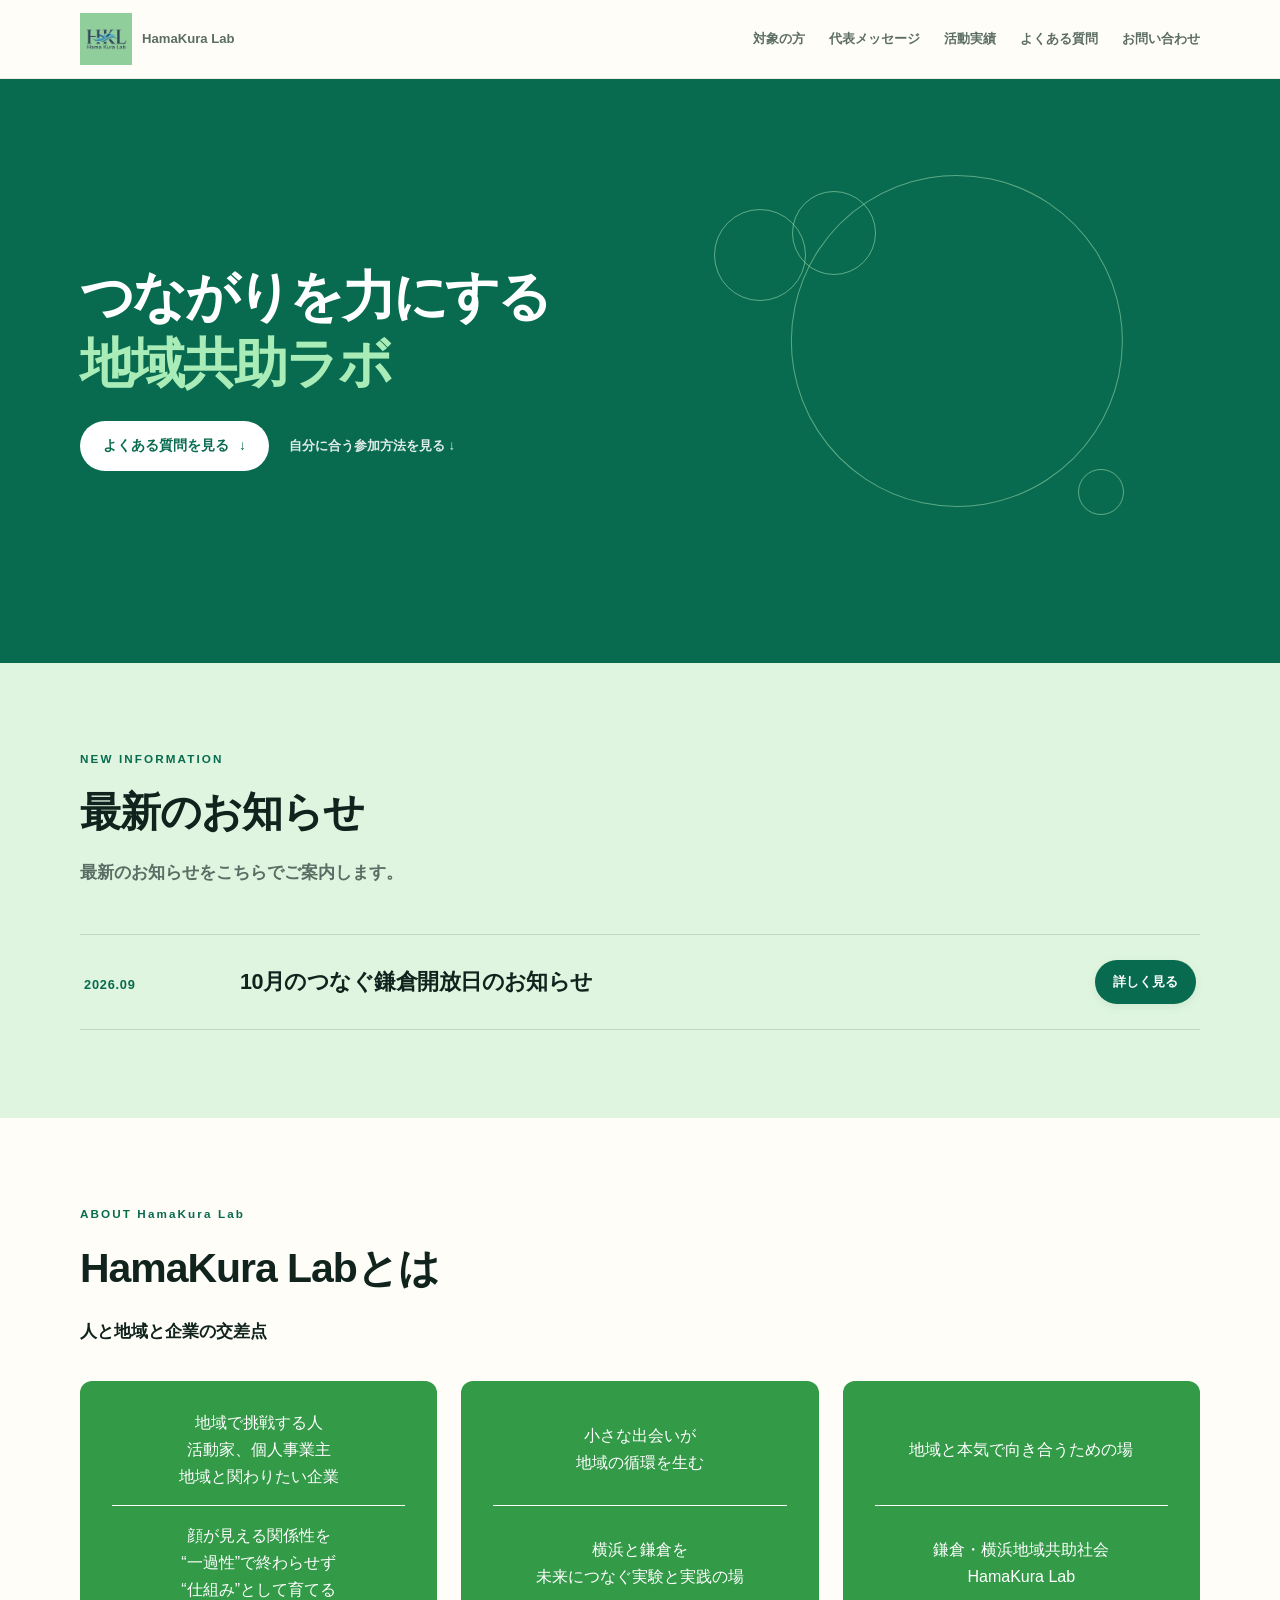
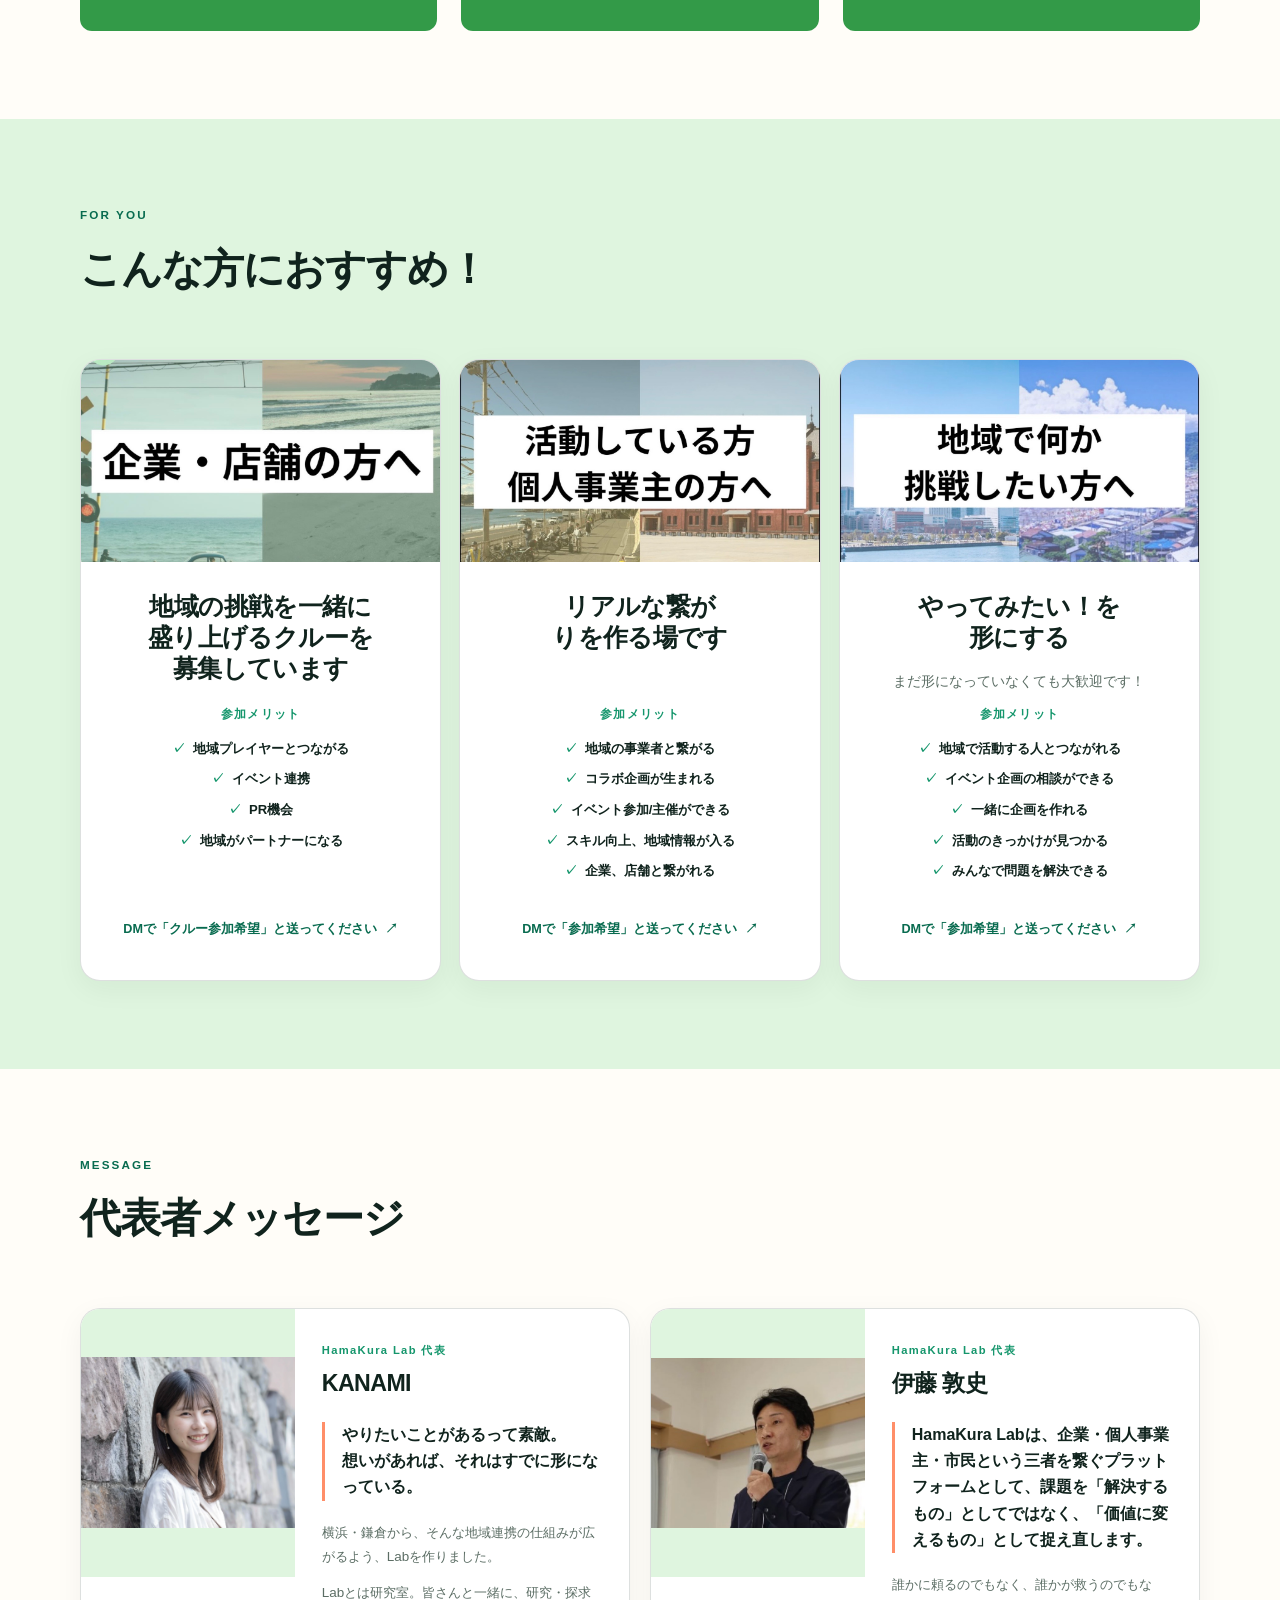
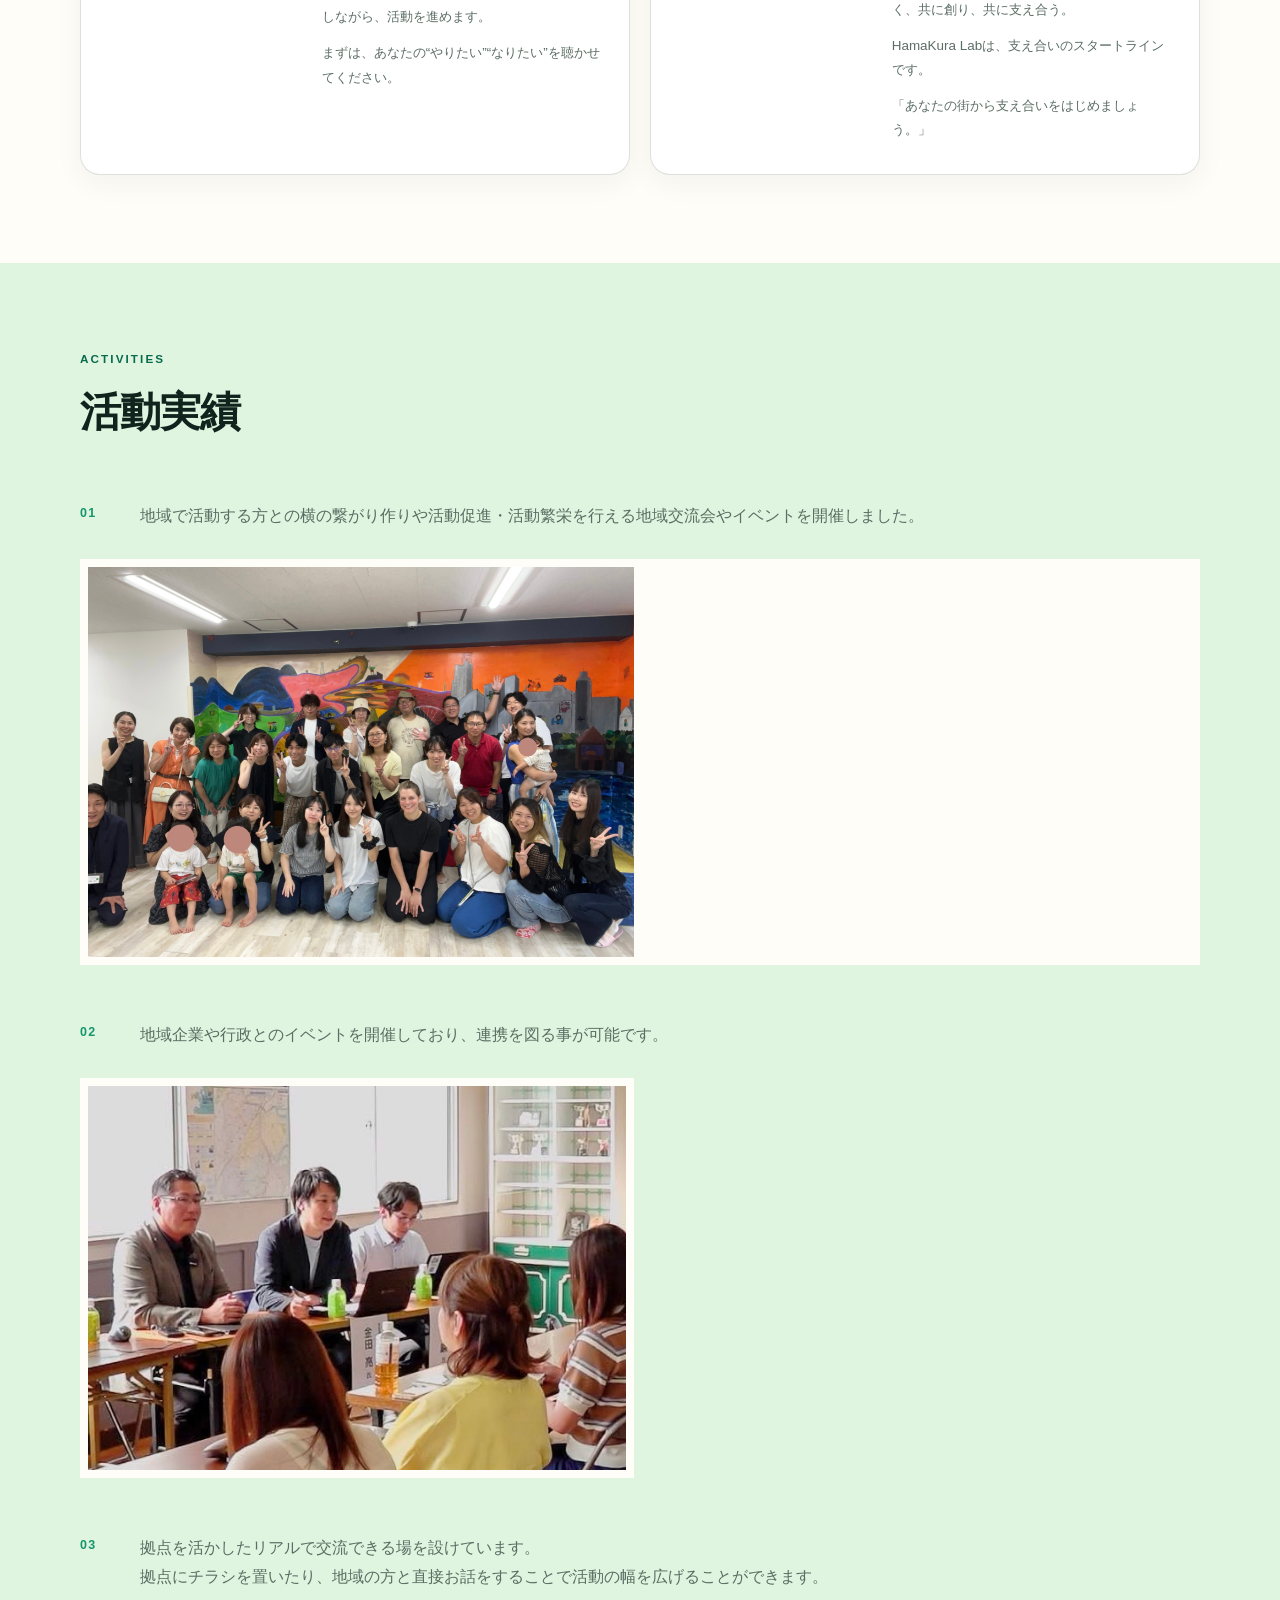
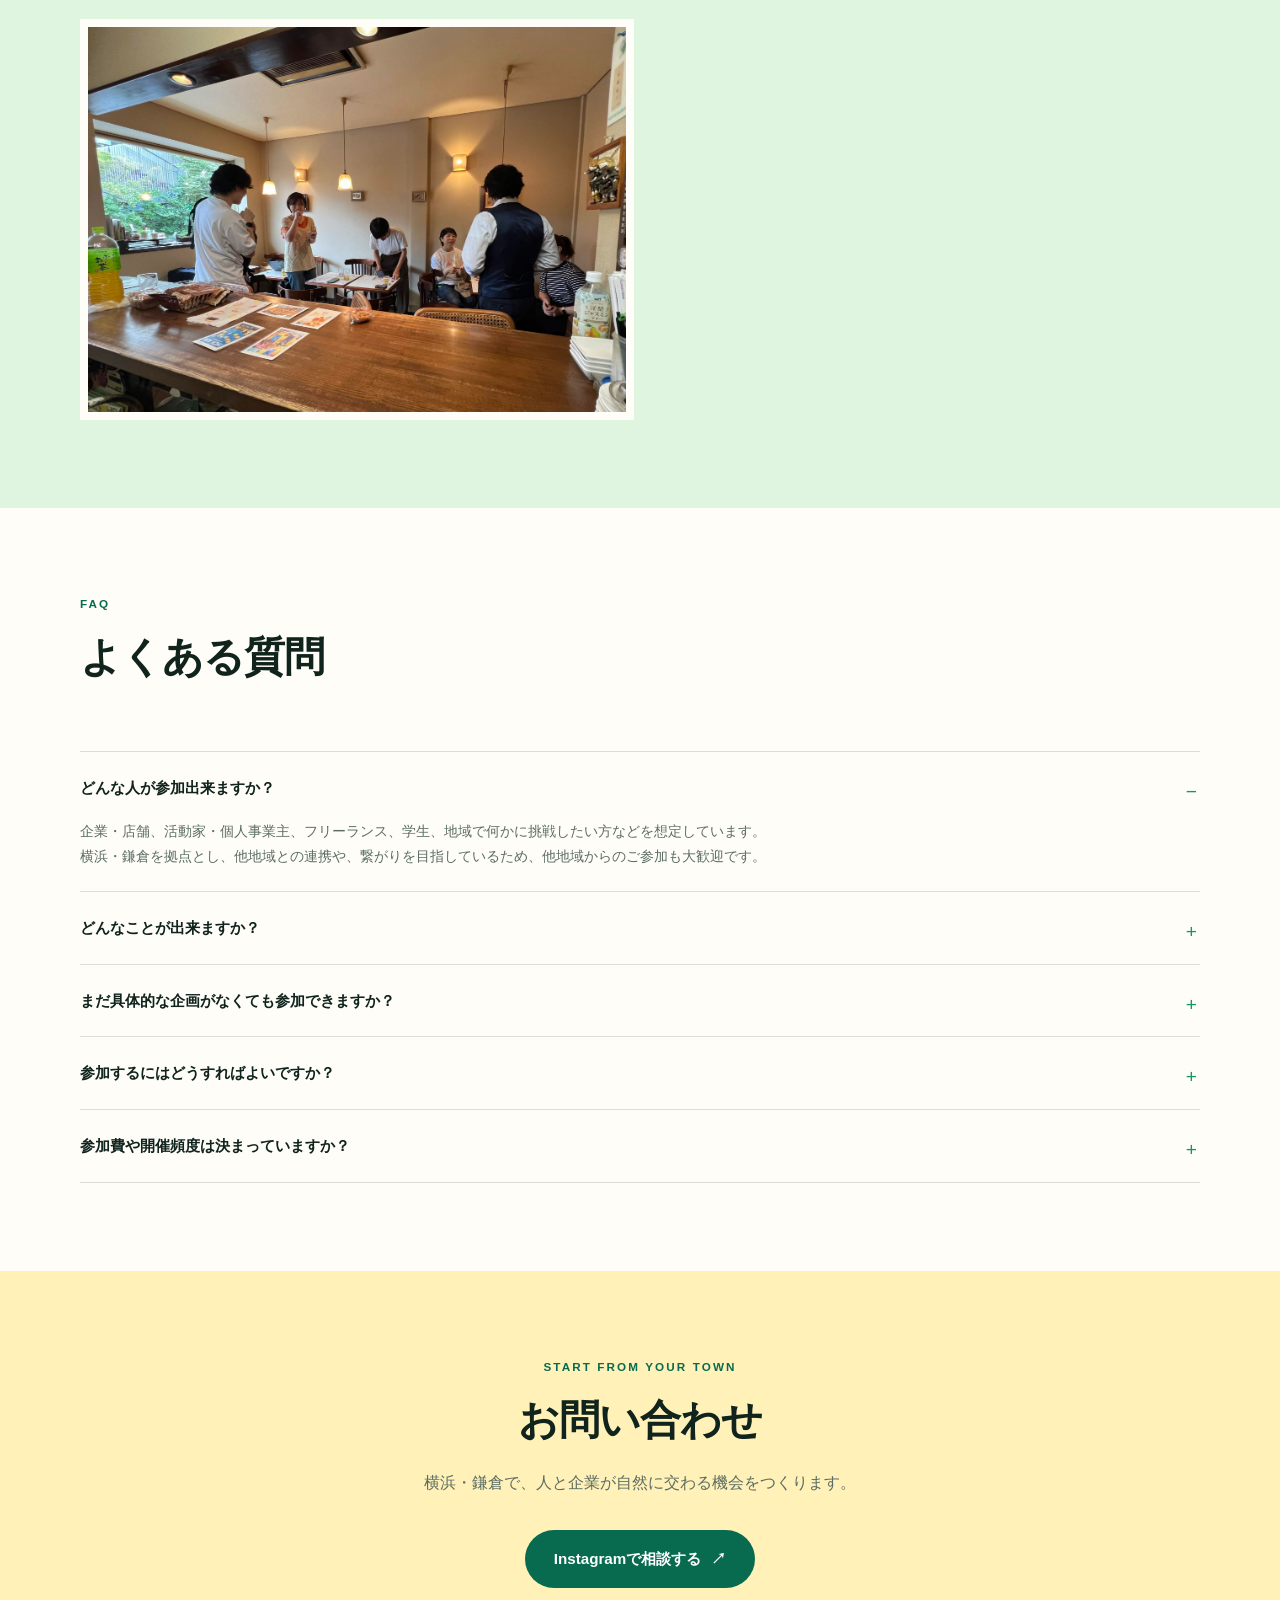
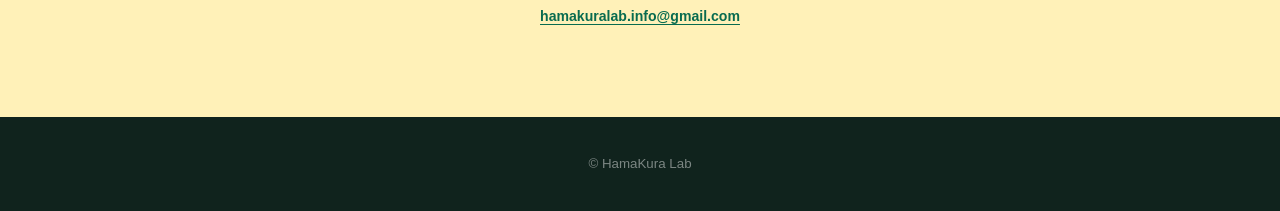
<file: index.html>
<!doctype html>
<html lang="ja">
<head>
  <meta charset="utf-8">
  <meta name="viewport" content="width=device-width, initial-scale=1">
  <meta name="description" content="HamaKura Labは、横浜・鎌倉でやってみたい！を形にする人達が集まる場所です。">
  <meta name="robots" content="noindex, nofollow, noarchive">
  <title>HamaKura Lab | 地域共助社会</title>
  <link rel="canonical" href="https://hamakura-lab.tk14.jp/">
  <link rel="stylesheet" href="assets/css/style.css?v=20260926-2">
</head>
<body id="top">
  <header class="site-header">
    <div class="container site-header__inner">
      <a class="brand" href="#top" aria-label="HamaKura Lab トップへ">
        <span class="brand__logo-frame"><img class="brand__logo" src="assets/hamakura-logo.png" width="2000" height="2000" alt=""></span>
        <span class="brand__name">HamaKura Lab</span>
      </a>
      <button class="site-menu-toggle" type="button" aria-label="メニューを開く" aria-expanded="false" aria-controls="home-main-nav" data-home-nav-toggle>Menu</button>
      <nav class="site-nav site-nav--home" id="home-main-nav" aria-label="メインナビゲーション" data-home-nav>
        <a href="#people">対象の方</a>
        <a href="#message">代表メッセージ</a>
        <a href="#activities">活動実績</a>
        <a href="#faq">よくある質問</a>
        <a class="button button--header" href="https://www.instagram.com/hamakura__lab?stkn=MTJ4aDhweDk3aWhkbA==">Instagramで相談する</a>
        <a class="site-nav__contact" href="#contact">お問い合わせ</a>
      </nav>
    </div>
  </header>

  <main>
    <section class="hero section--green" aria-labelledby="hero-title">
      <div class="container hero__grid">
        <div class="hero__copy">
          <h1 id="hero-title">つながりを<br class="hero__mobile-break"><em>力にする</em><br><span>地域共助ラボ</span></h1>
          <div class="hero__actions">
            <a class="button button--light" href="#faq">よくある質問を見る <span aria-hidden="true">↓</span></a>
            <a class="text-link text-link--light" href="#people">自分に合う参加方法を見る <span aria-hidden="true">↓</span></a>
          </div>
        </div>
        <div class="hero__visual" aria-label="人・企業・地域が自然に交わるつながりのイメージ">
          <img class="hero__motif" src="assets/hero-connection.svg" alt="" aria-hidden="true">
          <div class="hero__line hero__line--one" aria-hidden="true"></div>
          <div class="hero__line hero__line--two" aria-hidden="true"></div>
        </div>
      </div>
    </section>

    <section class="news section section--mint" id="news" aria-labelledby="news-title">
      <div class="container">
        <div class="section-heading">
          <p class="section-label">NEW INFORMATION</p>
          <h2 id="news-title">最新のお知らせ</h2>
          <p class="section-lead">最新のお知らせをこちらでご案内します。</p>
        </div>

        <div class="news-list">
          <article class="news-list__item">
            <p class="news-list__date">2026.09</p>
            <h3 class="news-list__title"><a href="news/tsunagu-open-day-202610/">10月のつなぐ鎌倉開放日のお知らせ</a></h3>
            <a class="news-list__link" href="news/tsunagu-open-day-202610/">詳しく見る</a>
          </article>
        </div>
      </div>
    </section>

    <section class="intro section" aria-labelledby="intro-title">
      <div class="container">
        <div class="intro__heading">
          <p class="section-label">ABOUT HamaKura Lab</p>
          <h2 id="intro-title">HamaKura Labとは</h2>
        </div>
        <p class="intro__lead">人と地域と企業の交差点</p>
        <div class="intro__cards">
          <article class="intro-card">
            <p class="intro-card__top"><span>地域で挑戦する人<br>活動家、個人事業主<br>地域と関わりたい企業</span></p>
            <p class="intro-card__bottom"><span>顔が見える関係性を<br>“一過性”で終わらせず<br>“仕組み”として育てる</span></p>
          </article>
          <article class="intro-card">
            <p class="intro-card__top"><span>小さな出会いが<br>地域の循環を生む</span></p>
            <p class="intro-card__bottom"><span>横浜と鎌倉を<br>未来につなぐ実験と実践の場</span></p>
          </article>
          <article class="intro-card">
            <p class="intro-card__top"><span>地域と本気で向き合うための場</span></p>
            <p class="intro-card__bottom"><span>鎌倉・横浜地域共助社会<br>HamaKura Lab</span></p>
          </article>
        </div>
      </div>
    </section>

    <section class="people section section--mint" id="people" aria-labelledby="people-title">
      <div class="container">
        <div class="section-heading section-heading--split">
          <div>
            <p class="section-label">FOR YOU</p>
          <h2 id="people-title">こんな方におすすめ！</h2>
        </div>
        </div>

        <div class="people__cards">
          <article class="person-card person-card--business" id="business">
            <div class="person-card__visual"><img src="assets/business-crew-card.jpg?v=20260902-6" alt="企業・店舗の方への案内画像" loading="lazy"></div>
            <div class="person-card__content">
              <div class="person-card__message">
                <h3>地域の挑戦を一緒に<br class="person-card__keep-break">盛り上げるクルーを<br class="person-card__keep-break">募集しています</h3>
              </div>
              <div class="person-card__benefits">
                <p class="person-card__benefit-label">参加メリット</p>
                <ul class="person-card__list--benefits">
                  <li>地域プレイヤーとつながる</li>
                  <li>イベント連携</li>
                  <li>PR機会</li>
                  <li>地域がパートナーになる</li>
                </ul>
              </div>
              <a class="card-link" href="https://www.instagram.com/hamakura__lab?stkn=MTJ4aDhweDk3aWhkbA==">DMで「クルー参加希望」と送ってください <span aria-hidden="true">↗</span></a>
            </div>
          </article>

          <article class="person-card person-card--maker" id="maker">
            <div class="person-card__visual"><img src="assets/activity-maker-card.jpg?v=20260902-6" alt="活動家・個人事業主の方への案内画像" loading="lazy"></div>
            <div class="person-card__content">
              <div class="person-card__message">
                <h3>リアルな繋がりを<br>作る場です</h3>
              </div>
              <div class="person-card__benefits">
                <p class="person-card__benefit-label">参加メリット</p>
                <ul class="person-card__list--benefits">
                  <li>地域の事業者と繋がる</li>
                  <li>コラボ企画が生まれる</li>
                  <li>イベント参加/主催ができる</li>
                  <li>スキル向上、地域情報が入る</li>
                  <li>企業、店舗と繋がれる</li>
                </ul>
              </div>
              <a class="card-link" href="https://www.instagram.com/hamakura__lab?stkn=MTJ4aDhweDk3aWhkbA==">DMで「参加希望」と送ってください <span aria-hidden="true">↗</span></a>
            </div>
          </article>

          <article class="person-card person-card--community" id="community">
            <div class="person-card__visual"><img src="assets/community-challenge-card.jpg?v=20260902-6" alt="地域で挑戦したい方への案内画像" loading="lazy"></div>
            <div class="person-card__content">
              <div class="person-card__message">
                <h3>やってみたい！を<br class="community-wide-break">形にする</h3>
                <p>まだ形になっていなくても大歓迎です！</p>
              </div>
              <div class="person-card__benefits">
                <p class="person-card__benefit-label">参加メリット</p>
                <ul class="person-card__list--benefits">
                  <li>地域で活動する人とつながれる</li>
                  <li>イベント企画の相談ができる</li>
                  <li>一緒に企画を作れる</li>
                  <li>活動のきっかけが見つかる</li>
                  <li>みんなで問題を解決できる</li>
                </ul>
              </div>
              <a class="card-link" href="https://www.instagram.com/hamakura__lab?stkn=MTJ4aDhweDk3aWhkbA==">DMで「参加希望」と送ってください <span aria-hidden="true">↗</span></a>
            </div>
          </article>
        </div>
      </div>
    </section>

    <section class="message section" id="message" aria-labelledby="message-title">
      <div class="container">
        <div class="section-heading">
          <p class="section-label">MESSAGE</p>
          <h2 id="message-title">代表者メッセージ</h2>
        </div>
        <div class="message__cards">
          <article class="message-card">
            <div class="message-card__photo"><picture><source media="(max-width: 979px)" srcset="assets/representative-kanami-y.webp?v=20260911-101"><img src="assets/representative-kanami-t.webp?v=20260911-101" alt="代表メッセージの人物写真" loading="lazy"></picture></div>
            <div class="message-card__body">
              <p class="message-card__role">HamaKura Lab 代表</p>
              <h3>KANAMI</h3>
              <blockquote>やりたいことがあるって素敵。<br>想いがあれば、それはすでに形になっている。</blockquote>
              <div class="message-card__copy">
                <p>横浜・鎌倉から、そんな地域連携の仕組みが広がるよう、Labを作りました。</p>
                <p>Labとは研究室。皆さんと一緒に、研究・探求しながら、活動を進めます。</p>
                <p>まずは、あなたの“やりたい”“なりたい”を聴かせてください。</p>
              </div>
            </div>
          </article>
          <article class="message-card">
            <div class="message-card__photo"><picture><source media="(max-width: 979px)" srcset="assets/representative-ito-y.jpg?v=20260902-6"><img src="assets/representative-ito-t.jpg?v=20260902-6" alt="代表メッセージの人物写真" loading="lazy"></picture></div>
            <div class="message-card__body">
              <p class="message-card__role">HamaKura Lab 代表</p>
              <h3>伊藤 敦史</h3>
              <blockquote>HamaKura Labは、企業・個人事業主・市民という三者を繋ぐプラットフォームとして、課題を「解決するもの」としてではなく、「価値に変えるもの」として捉え直します。</blockquote>
              <div class="message-card__copy">
                <p>誰かに頼るのでもなく、誰かが救うのでもなく、共に創り、共に支え合う。</p>
                <p>HamaKura Labは、支え合いのスタートラインです。</p>
                <p>「あなたの街から支え合いをはじめましょう。」</p>
              </div>
            </div>
          </article>
        </div>
      </div>
    </section>

    <section class="activities section section--mint" id="activities" aria-labelledby="activities-title">
      <div class="container">
        <div class="section-heading">
          <p class="section-label">ACTIVITIES</p>
          <h2 id="activities-title">活動実績</h2>
        </div>
        <ol class="activities__list">
          <li class="activity">
            <div class="activity__copy">
              <span class="activity__number">01</span>
              <p>地域で活動する方との横の繋がり作りや活動促進・活動繁栄を行える地域交流会やイベントを開催しました。</p>
            </div>
            <figure class="activity__photos activity__photos--pair">
              <img src="assets/faq/chiiki-event.jpg" width="1984" height="1417" alt="地域交流会・イベントに参加した人々" loading="lazy" decoding="async">
              <img src="assets/faq/kouryuu.jpg" width="1405" height="1003" alt="地域交流会で参加者が交流する様子" loading="lazy" decoding="async">
            </figure>
          </li>
          <li class="activity">
            <div class="activity__copy">
              <span class="activity__number">02</span>
              <p>地域企業や行政とのイベントを開催しており、連携を図る事が可能です。</p>
            </div>
            <figure class="activity__photos activity__photos--company">
              <img src="assets/faq/chiiki-kigyo.jpg" width="608" height="434" alt="連携イベントで意見交換する参加者" loading="lazy" decoding="async">
            </figure>
          </li>
          <li class="activity">
            <div class="activity__copy">
              <span class="activity__number">03</span>
              <p>拠点を活かしたリアルで交流できる場を設けています。<br>拠点にチラシを置いたり、地域の方と直接お話をすることで活動の幅を広げることができます。</p>
            </div>
            <figure class="activity__photos">
              <img src="assets/faq/kyoten.jpg" width="2556" height="1826" alt="拠点を活用してリアルで交流する参加者" loading="lazy" decoding="async">
            </figure>
          </li>
        </ol>
      </div>
    </section>

    <section class="faq section" id="faq" aria-labelledby="faq-title">
      <div class="container faq__grid">
        <div class="section-heading">
          <p class="section-label">FAQ</p>
          <h2 id="faq-title">よくある質問</h2>
        </div>
        <div class="faq__list">
          <details open>
            <summary>どんな人が参加出来ますか？</summary>
            <p>企業・店舗、活動家・個人事業主、フリーランス、学生、地域で何かに挑戦したい方などを想定しています。<br>横浜・鎌倉を拠点とし、他地域との連携や、繋がりを目指しているため、他地域からのご参加も大歓迎です。</p>
          </details>
          <details>
            <summary>どんなことが出来ますか？</summary>
            <p>交流会やイベント、拠点を活かした実践の場で、ご自身の活動を次のステップへ進めることができます。異業種とのコラボレーションや、新たな顧客・パートナーとの出会いを通じて、ビジネスや活動の幅を飛躍的に広げ、成長させることが可能です。</p>
          </details>
          <details>
            <summary>まだ具体的な企画がなくても参加できますか？</summary>
            <p>まだ形になっていなくても大歓迎です。まずは、やってみたいことをInstagramのDMまたはメールにて相談してください。</p>
          </details>
          <details>
            <summary>参加するにはどうすればよいですか？</summary>
            <p>InstagramのDMまたはメールにて、企業・店舗の方は「クルー参加希望」、その他の方は「参加希望」と送ってください。詳細をご案内します。</p>
          </details>
          <details>
            <summary>参加費や開催頻度は決まっていますか？</summary>
            <p>参加費はかかりません。現在は新規立ち上げに伴うメンバー募集と実績構築の期間中であるため、無料でご案内しております。（※将来的にコンテンツの一部を有料化する可能性がございます）。最新のイベント開催情報は、InstagramのDMまたはメールにてお問い合わせください。</p>
          </details>
        </div>
      </div>
    </section>

    <section class="final-cta section section--butter" id="contact" aria-labelledby="cta-title">
      <div class="container final-cta__inner">
        <p class="section-label">START FROM YOUR TOWN</p>
        <h2 id="cta-title">お問い合わせ</h2>
        <p class="contact-copy">横浜・鎌倉で、<br class="contact-copy-break" aria-hidden="true">人と企業が自然に交わる機会をつくります。</p>
        <a class="button button--green button--large" href="https://www.instagram.com/hamakura__lab?stkn=MTJ4aDhweDk3aWhkbA==">Instagramで相談する <span aria-hidden="true">↗</span></a>
        <a class="final-cta__email" href="mailto:hamakuralab.info@gmail.com" aria-label="メールで相談する: hamakuralab.info@gmail.com">hamakuralab.info@gmail.com</a>
      </div>
    </section>
  </main>

  <footer class="site-footer">
    <div class="container site-footer__bottom"><small>© HamaKura Lab</small></div>
  </footer>

  <script>
    (() => {
      const nav = document.querySelector('[data-home-nav]');
      const toggle = document.querySelector('[data-home-nav-toggle]');
      if (!nav || !toggle) return;

      const setOpen = (isOpen) => {
        nav.classList.toggle('is-open', isOpen);
        toggle.setAttribute('aria-expanded', String(isOpen));
        toggle.setAttribute('aria-label', isOpen ? 'メニューを閉じる' : 'メニューを開く');
      };

      toggle.addEventListener('click', () => setOpen(!nav.classList.contains('is-open')));
      nav.addEventListener('click', (event) => {
        if (event.target.closest('a')) setOpen(false);
      });
      document.addEventListener('click', (event) => {
        if (!nav.contains(event.target) && !toggle.contains(event.target)) setOpen(false);
      });
      document.addEventListener('keydown', (event) => {
        if (event.key === 'Escape' && nav.classList.contains('is-open')) {
          setOpen(false);
          toggle.focus();
        }
      });
      window.addEventListener('resize', () => {
        if (window.innerWidth >= 960) setOpen(false);
      });
    })();

    (() => {
      const reduceMotion = window.matchMedia('(prefers-reduced-motion: reduce)').matches;
      const targets = [...document.querySelectorAll('.section-heading, .news-list, .person-card, .message-card, .activities__list, .faq__list, .final-cta__inner')];
      if (reduceMotion || !('IntersectionObserver' in window)) return;

      targets.forEach((element, index) => {
        element.classList.add('reveal');
        element.style.setProperty('--reveal-delay', `${Math.min(index % 3, 2) * 70}ms`);
      });

      const observer = new IntersectionObserver((entries, currentObserver) => {
        entries.forEach((entry) => {
          if (!entry.isIntersecting) return;
          entry.target.classList.add('is-visible');
          currentObserver.unobserve(entry.target);
        });
      }, { threshold: 0.12, rootMargin: '0px 0px -6% 0px' });

      targets.forEach((element) => observer.observe(element));
    })();
  </script>
</body>
</html>
</file>
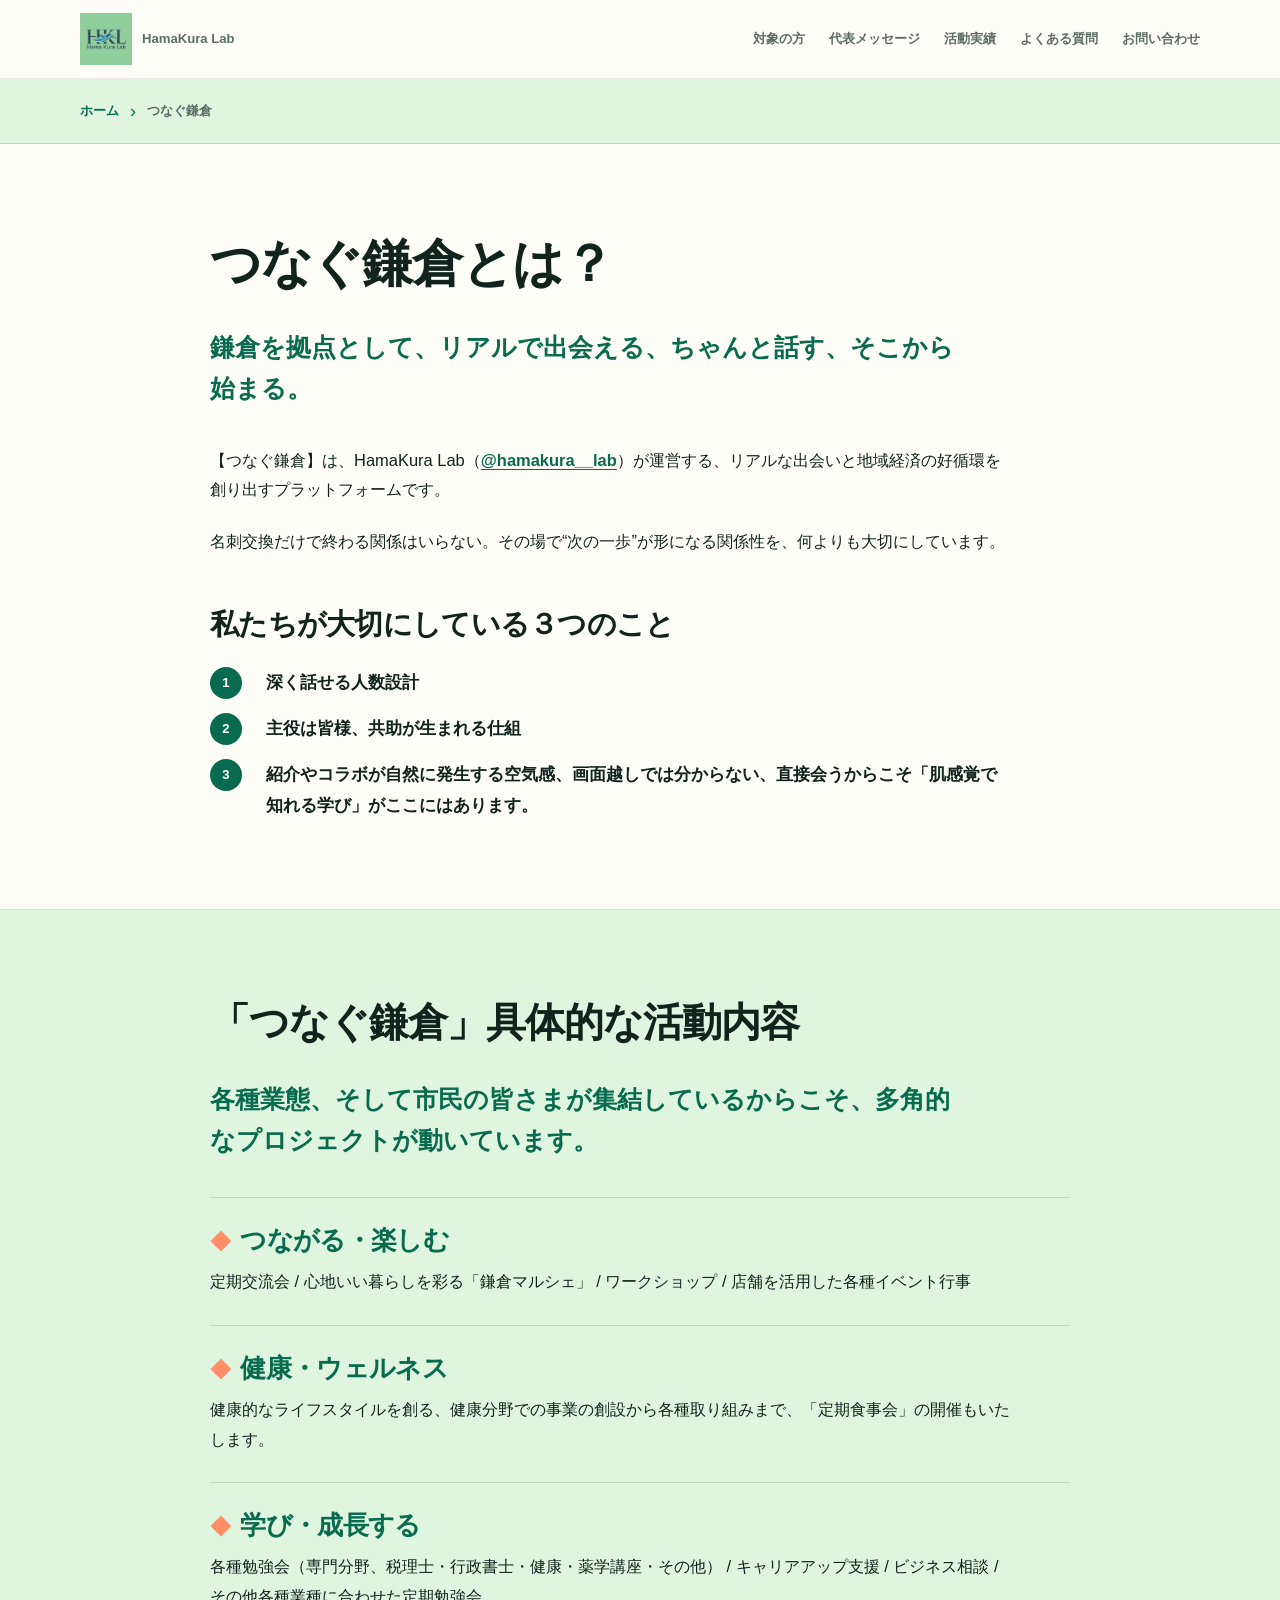
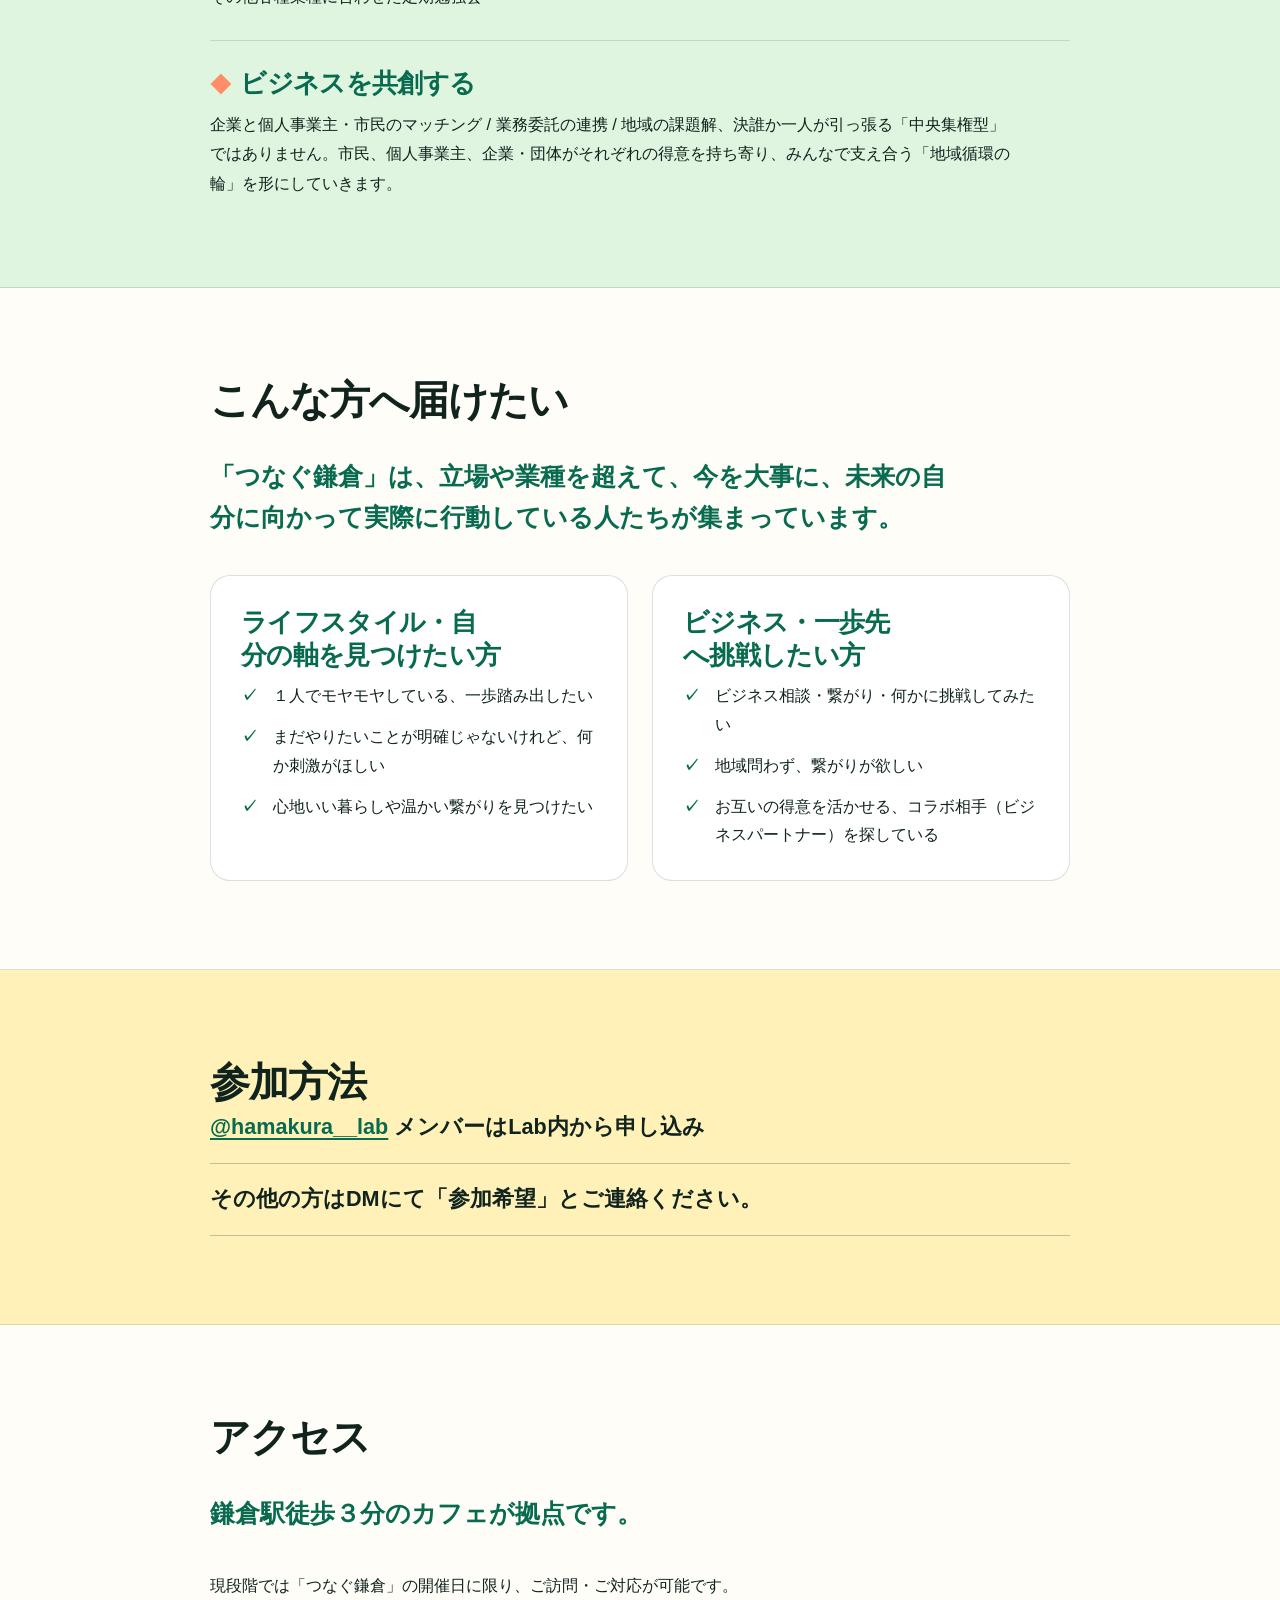
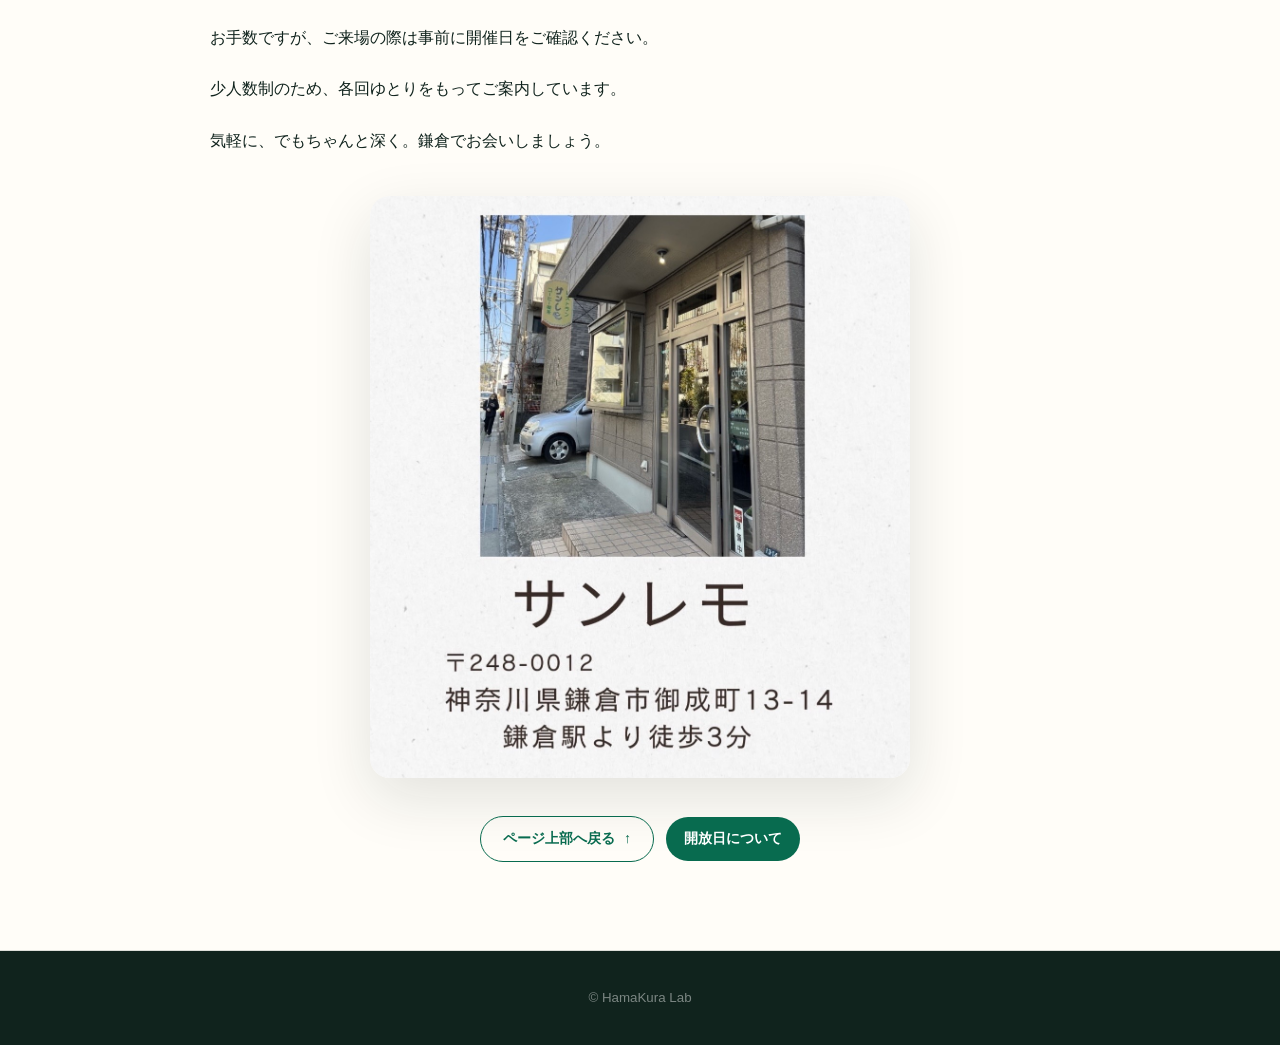
<file: tsunagu-kamakura/index.html>
<!doctype html>
<html lang="ja">
<head>
  <meta charset="utf-8">
  <meta name="viewport" content="width=device-width, initial-scale=1">
  <meta name="robots" content="noindex, nofollow, noarchive">
  <title>つなぐ鎌倉 | HamaKura Lab</title>
  <link rel="canonical" href="https://hamakura-lab.tk14.jp/tsunagu-kamakura/">
  <link rel="stylesheet" href="../assets/css/style.css?v=20260926-2">
</head>
<body class="tsunagu-page" id="top">
  <header class="site-header">
    <div class="container site-header__inner">
      <a class="brand" href="../#top" aria-label="HamaKura Lab トップへ">
        <span class="brand__logo-frame"><img class="brand__logo" src="../assets/hamakura-logo.png" width="2000" height="2000" alt=""></span>
        <span class="brand__name">HamaKura Lab</span>
      </a>
      <button class="site-menu-toggle" type="button" aria-label="メニューを開く" aria-expanded="false" aria-controls="tsunagu-main-nav" data-home-nav-toggle>Menu</button>
      <nav class="site-nav site-nav--home" id="tsunagu-main-nav" aria-label="メインナビゲーション" data-home-nav>
        <a href="../#people">対象の方</a>
        <a href="../#message">代表メッセージ</a>
        <a href="../#activities">活動実績</a>
        <a href="../#faq">よくある質問</a>
        <a class="button button--header" href="https://www.instagram.com/hamakura__lab?stkn=MTJ4aDhweDk3aWhkbA==">Instagramで相談する</a>
        <a class="site-nav__contact" href="../#contact">お問い合わせ</a>
      </nav>
    </div>
  </header>

  <main>
    <nav class="news-breadcrumb" aria-label="パンくずリスト">
      <div class="container news-breadcrumb__inner">
        <a href="../#top">ホーム</a>
        <span class="news-breadcrumb__separator" aria-hidden="true">›</span>
        <span aria-current="page">つなぐ鎌倉</span>
      </div>
    </nav>

    <section class="tsunagu-section section" aria-labelledby="tsunagu-about-title">
      <div class="container tsunagu-section__inner">
        <h1 id="tsunagu-about-title">つなぐ鎌倉とは？</h1>
        <p class="tsunagu-section__lead">鎌倉を拠点として、リアルで出会える、ちゃんと話す、そこから始まる。</p>
        <p>【つなぐ鎌倉】は、HamaKura Lab（<a class="tsunagu-inline-link" href="https://www.instagram.com/hamakura__lab?stkn=MTJ4aDhweDk3aWhkbA==">@hamakura__lab</a>）が運営する、リアルな出会いと地域経済の好循環を創り出すプラットフォームです。</p>
        <p>名刺交換だけで終わる関係はいらない。その場で“次の一歩”が形になる関係性を、何よりも大切にしています。</p>
        <h2 class="tsunagu-subheading">私たちが大切にしている３つのこと</h2>
        <ol class="tsunagu-principles">
          <li>深く話せる人数設計</li>
          <li>主役は皆様、共助が生まれる仕組</li>
          <li>紹介やコラボが自然に発生する空気感、画面越しでは分からない、直接会うからこそ「肌感覚で知れる学び」がここにはあります。</li>
        </ol>
      </div>
    </section>

    <section class="tsunagu-section tsunagu-section--mint section" aria-labelledby="tsunagu-activities-title">
      <div class="container tsunagu-section__inner">
        <h2 id="tsunagu-activities-title"><span class="tsunagu-activities-title__phrase">「つなぐ鎌倉」</span><wbr><span class="tsunagu-activities-title__phrase">具体的な活動内容</span></h2>
        <p class="tsunagu-section__lead">各種業態、そして市民の皆さまが集結しているからこそ、多角的なプロジェクトが動いています。</p>
        <div class="tsunagu-activity-list">
          <section><h3>つながる・楽しむ</h3><p>定期交流会 / 心地いい暮らしを彩る「鎌倉マルシェ」 / ワークショップ / 店舗を活用した各種イベント行事</p></section>
          <section><h3>健康・ウェルネス</h3><p>健康的なライフスタイルを創る、健康分野での事業の創設から各種取り組みまで、「定期食事会」の開催もいたします。</p></section>
          <section><h3>学び・成長する</h3><p>各種勉強会（専門分野、税理士・行政書士・健康・薬学講座・その他） / キャリアアップ支援 / ビジネス相談 / その他各種業種に合わせた定期勉強会</p></section>
          <section><h3>ビジネスを共創する</h3><p>企業と個人事業主・市民のマッチング / 業務委託の連携 / 地域の課題解、決誰か一人が引っ張る「中央集権型」ではありません。市民、個人事業主、企業・団体がそれぞれの得意を持ち寄り、みんなで支え合う「地域循環の輪」を形にしていきます。</p></section>
        </div>
      </div>
    </section>

    <section class="tsunagu-section section" aria-labelledby="tsunagu-people-title">
      <div class="container tsunagu-section__inner">
        <h2 id="tsunagu-people-title">こんな方へ届けたい</h2>
        <p class="tsunagu-section__lead">「つなぐ鎌倉」は、立場や業種を超えて、今を大事に、未来の自分に向かって実際に行動している人たちが集まっています。</p>
        <div class="tsunagu-people-grid">
          <section><h3>ライフスタイル・自分の軸を見つけたい方</h3><ul><li>１人でモヤモヤしている、一歩踏み出したい</li><li>まだやりたいことが明確じゃないけれど、何か刺激がほしい</li><li>心地いい暮らしや温かい繋がりを見つけたい</li></ul></section>
          <section><h3>ビジネス・一歩先へ挑戦したい方</h3><ul><li>ビジネス相談・繋がり・何かに挑戦してみたい</li><li>地域問わず、繋がりが欲しい</li><li>お互いの得意を活かせる、コラボ相手（ビジネスパートナー）を探している</li></ul></section>
        </div>
      </div>
    </section>

    <section class="tsunagu-section tsunagu-section--butter section" aria-labelledby="tsunagu-join-title">
      <div class="container tsunagu-section__inner">
        <h2 id="tsunagu-join-title">参加方法</h2>
        <ul class="tsunagu-info-list">
          <li><a class="tsunagu-inline-link" href="https://www.instagram.com/hamakura__lab?stkn=MTJ4aDhweDk3aWhkbA==">@hamakura__lab</a> メンバーはLab内から申し込み</li>
          <li>その他の方はDMにて「参加希望」とご連絡ください。</li>
        </ul>
      </div>
    </section>

    <section class="tsunagu-section section" aria-labelledby="tsunagu-access-title">
      <div class="container tsunagu-section__inner">
        <h2 id="tsunagu-access-title">アクセス</h2>
        <p class="tsunagu-section__lead">鎌倉駅徒歩３分のカフェが拠点です。</p>
        <p>現段階では「つなぐ鎌倉」の開催日に限り、ご訪問・ご対応が可能です。</p>
        <p>お手数ですが、ご来場の際は事前に開催日をご確認ください。</p>
        <p>少人数制のため、各回ゆとりをもってご案内しています。</p>
        <p>気軽に、でもちゃんと深く。鎌倉でお会いしましょう。</p>
        <figure class="tsunagu-access-image"><img src="../assets/tsunagu-kamakura-access-v2.jpg" width="1137" height="1225" loading="lazy" alt="サンレモの外観、所在地、鎌倉駅より徒歩３分の案内"></figure>
        <div class="tsunagu-page-actions">
          <a class="tsunagu-back-to-top" href="#top">ページ上部へ戻る <span aria-hidden="true">↑</span></a>
          <a class="button button--header tsunagu-open-day-link" href="../news/tsunagu-open-day-202610/">開放日について</a>
        </div>
      </div>
    </section>
  </main>

  <footer class="site-footer"><div class="container site-footer__bottom"><small>© HamaKura Lab</small></div></footer>
  <script>
    (() => {
      const nav = document.querySelector('[data-home-nav]');
      const toggle = document.querySelector('[data-home-nav-toggle]');
      if (!nav || !toggle) return;

      const setOpen = (isOpen) => {
        nav.classList.toggle('is-open', isOpen);
        toggle.setAttribute('aria-expanded', String(isOpen));
        toggle.setAttribute('aria-label', isOpen ? 'メニューを閉じる' : 'メニューを開く');
      };

      toggle.addEventListener('click', () => setOpen(!nav.classList.contains('is-open')));
      nav.addEventListener('click', (event) => {
        if (event.target.closest('a')) setOpen(false);
      });
      document.addEventListener('click', (event) => {
        if (!nav.contains(event.target) && !toggle.contains(event.target)) setOpen(false);
      });
      document.addEventListener('keydown', (event) => {
        if (event.key === 'Escape' && nav.classList.contains('is-open')) {
          setOpen(false);
          toggle.focus();
        }
      });
      window.addEventListener('resize', () => {
        if (window.innerWidth >= 960) setOpen(false);
      });
    })();
  </script>
</body>
</html>
</file>
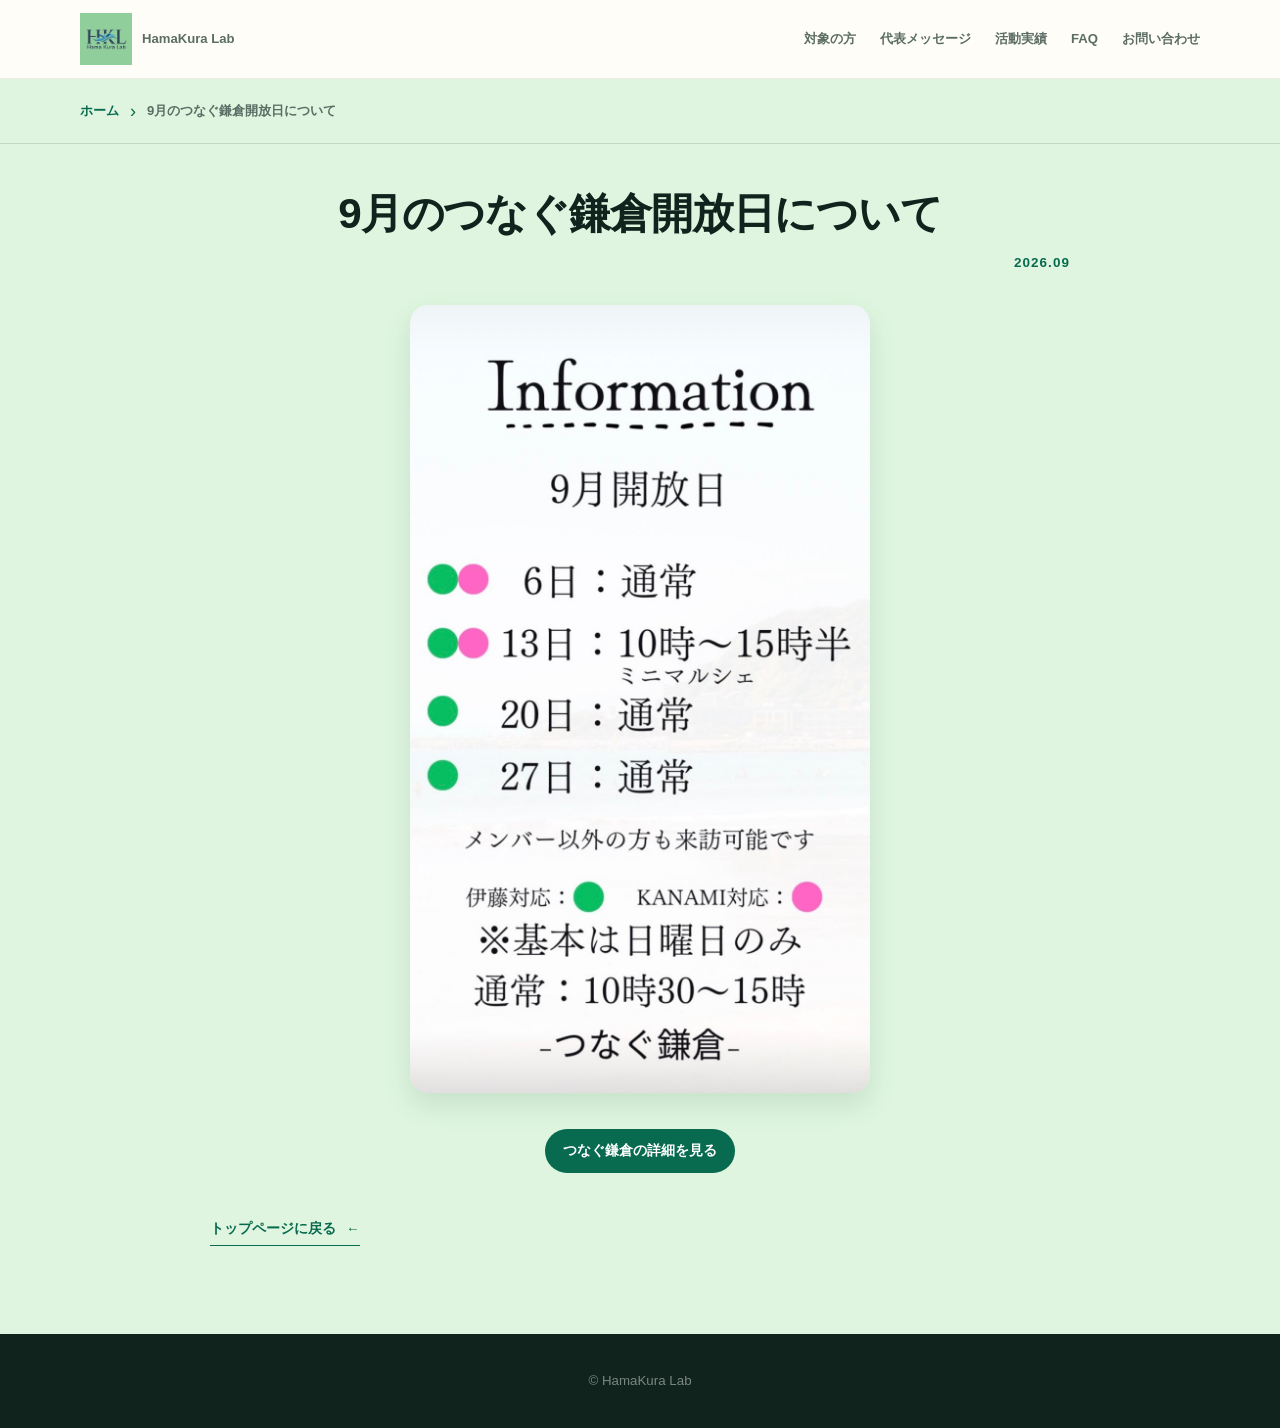
<file: news/notice-template/index.html>
<!doctype html>
<html lang="ja">
<head>
  <meta charset="utf-8">
  <meta name="viewport" content="width=device-width, initial-scale=1">
  <meta name="robots" content="noindex, nofollow, noarchive">
  <title>お知らせ | HamaKura Lab</title>
  <link rel="canonical" href="https://hamakura-lab.tk14.jp/news/notice-template/">
  <link rel="stylesheet" href="../../assets/css/style.css?v=20260922-1">
</head>
<body class="news-page" id="top">
  <header class="site-header">
    <div class="container site-header__inner">
      <a class="brand" href="../../#top" aria-label="HamaKura Lab トップへ">
        <span class="brand__logo-frame"><img class="brand__logo" src="../../assets/hamakura-logo.png" width="2000" height="2000" alt=""></span>
        <span class="brand__name">HamaKura Lab</span>
      </a>
      <nav class="site-nav" aria-label="メインナビゲーション">
        <a href="../../#people">対象の方</a>
        <a href="../../#message">代表メッセージ</a>
        <a href="../../#activities">活動実績</a>
        <a href="../../#faq">FAQ</a>
        <a class="button button--header" href="https://www.instagram.com/hamakura__lab?stkn=MTJ4aDhweDk3aWhkbA==">Instagramで相談する</a>
        <a class="site-nav__contact" href="../../#contact">お問い合わせ</a>
      </nav>
    </div>
  </header>

  <main>
    <nav class="news-breadcrumb" aria-label="パンくずリスト">
      <div class="container news-breadcrumb__inner">
        <a href="../../#top">ホーム</a>
        <span class="news-breadcrumb__separator" aria-hidden="true">›</span>
        <span aria-current="page">9月のつなぐ鎌倉開放日について</span>
      </div>
    </nav>

    <article class="news-detail section section--mint" aria-labelledby="news-detail-title">
      <div class="container news-detail__inner">
        <h1 id="news-detail-title">9月のつなぐ鎌倉開放日について</h1>
        <p class="news-detail__date">2026.09</p>
        <figure class="news-detail__image">
          <img src="../../assets/news/2026-09-tsunagu-kamakura.jpg" width="940" height="1610" alt="9月開放日のご案内。各日の開放状況と対応者を示した一覧">
        </figure>
        <a class="news-detail__about button button--header" href="../../tsunagu-kamakura/">つなぐ鎌倉の詳細を見る</a>
        <a class="news-detail__back" href="../../#top">トップページに戻る <span aria-hidden="true">←</span></a>
      </div>
    </article>
  </main>

  <footer class="site-footer">
    <div class="container site-footer__bottom"><small>© HamaKura Lab</small></div>
  </footer>
</body>
</html>
</file>
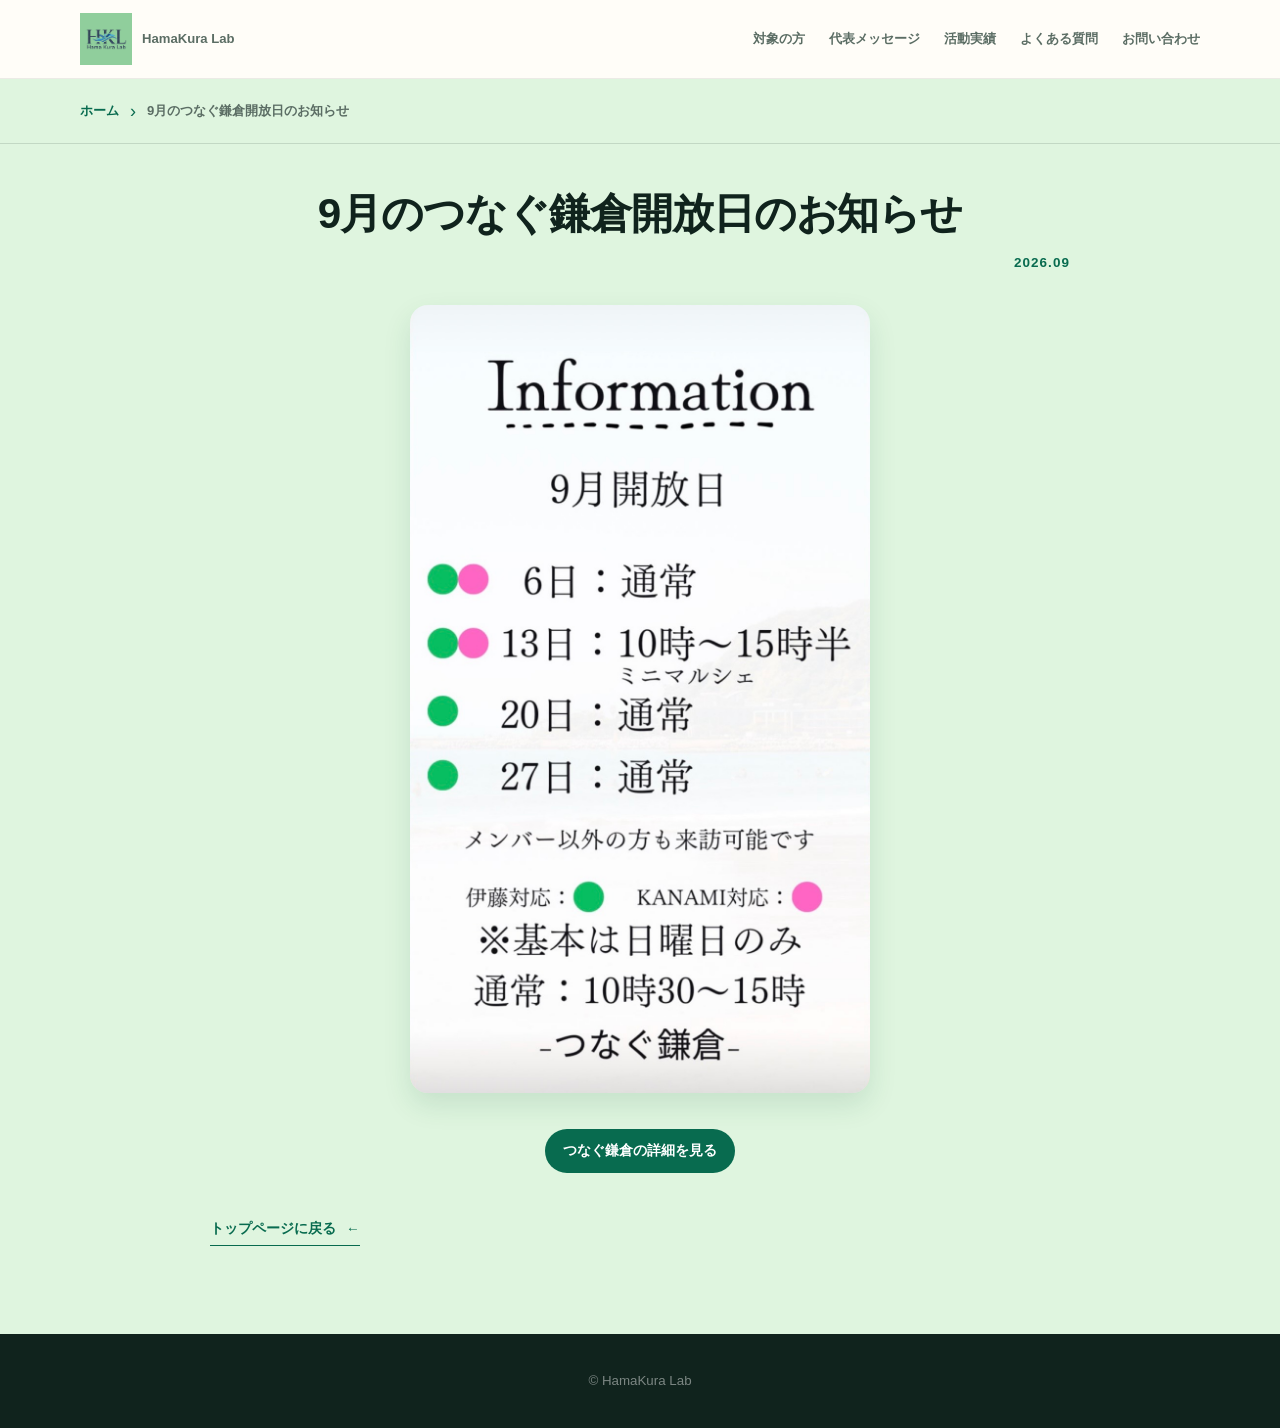
<file: news/tsunagu-open-day-202609/index.html>
<!doctype html>
<html lang="ja">
<head>
  <meta charset="utf-8">
  <meta name="viewport" content="width=device-width, initial-scale=1">
  <meta name="robots" content="noindex, nofollow, noarchive">
  <title>お知らせ | HamaKura Lab</title>
  <link rel="canonical" href="https://hamakura-lab.tk14.jp/news/tsunagu-open-day-202609/">
  <link rel="stylesheet" href="../../assets/css/style.css?v=20260926-4">
</head>
<body class="news-page" id="top">
  <header class="site-header">
    <div class="container site-header__inner">
      <a class="brand" href="../../#top" aria-label="HamaKura Lab トップへ">
        <span class="brand__logo-frame"><img class="brand__logo" src="../../assets/hamakura-logo.png" width="2000" height="2000" alt=""></span>
        <span class="brand__name">HamaKura Lab</span>
      </a>
      <button class="site-menu-toggle" type="button" aria-label="メニューを開く" aria-expanded="false" aria-controls="news-main-nav" data-home-nav-toggle>Menu</button>
      <nav class="site-nav site-nav--home" id="news-main-nav" aria-label="メインナビゲーション" data-home-nav>
        <a href="../../#people">対象の方</a>
        <a href="../../#message">代表メッセージ</a>
        <a href="../../#activities">活動実績</a>
        <a href="../../#faq">よくある質問</a>
        <a class="button button--header" href="https://www.instagram.com/hamakura__lab?stkn=MTJ4aDhweDk3aWhkbA==">Instagramで相談する</a>
        <a class="site-nav__contact" href="../../#contact">お問い合わせ</a>
      </nav>
    </div>
  </header>

  <main>
    <nav class="news-breadcrumb" aria-label="パンくずリスト">
      <div class="container news-breadcrumb__inner">
        <a href="../../#top">ホーム</a>
        <span class="news-breadcrumb__separator" aria-hidden="true">›</span>
        <span aria-current="page">9月のつなぐ鎌倉開放日のお知らせ</span>
      </div>
    </nav>

    <article class="news-detail section section--mint" aria-labelledby="news-detail-title">
      <div class="container news-detail__inner">
        <h1 id="news-detail-title">9月のつなぐ鎌倉開放日のお知らせ</h1>
        <p class="news-detail__date">2026.09</p>
        <figure class="news-detail__image">
          <img src="../../assets/news/2026-09-tsunagu-kamakura.jpg" width="940" height="1610" alt="9月開放日のご案内。各日の開放状況と対応者を示した一覧">
        </figure>
        <a class="news-detail__about button button--header" href="../../tsunagu-kamakura/">つなぐ鎌倉の詳細を見る</a>
        <a class="news-detail__back" href="../../#top">トップページに戻る <span aria-hidden="true">←</span></a>
      </div>
    </article>
  </main>

  <footer class="site-footer">
    <div class="container site-footer__bottom"><small>© HamaKura Lab</small></div>
  </footer>
  <script>
    (() => {
      const nav = document.querySelector('[data-home-nav]');
      const toggle = document.querySelector('[data-home-nav-toggle]');
      if (!nav || !toggle) return;

      const setOpen = (isOpen) => {
        nav.classList.toggle('is-open', isOpen);
        toggle.setAttribute('aria-expanded', String(isOpen));
        toggle.setAttribute('aria-label', isOpen ? 'メニューを閉じる' : 'メニューを開く');
      };

      toggle.addEventListener('click', () => setOpen(!nav.classList.contains('is-open')));
      nav.addEventListener('click', (event) => {
        if (event.target.closest('a')) setOpen(false);
      });
      document.addEventListener('click', (event) => {
        if (!nav.contains(event.target) && !toggle.contains(event.target)) setOpen(false);
      });
      document.addEventListener('keydown', (event) => {
        if (event.key === 'Escape' && nav.classList.contains('is-open')) {
          setOpen(false);
          toggle.focus();
        }
      });
      window.addEventListener('resize', () => {
        if (window.innerWidth >= 960) setOpen(false);
      });
    })();
  </script>
</body>
</html>
</file>
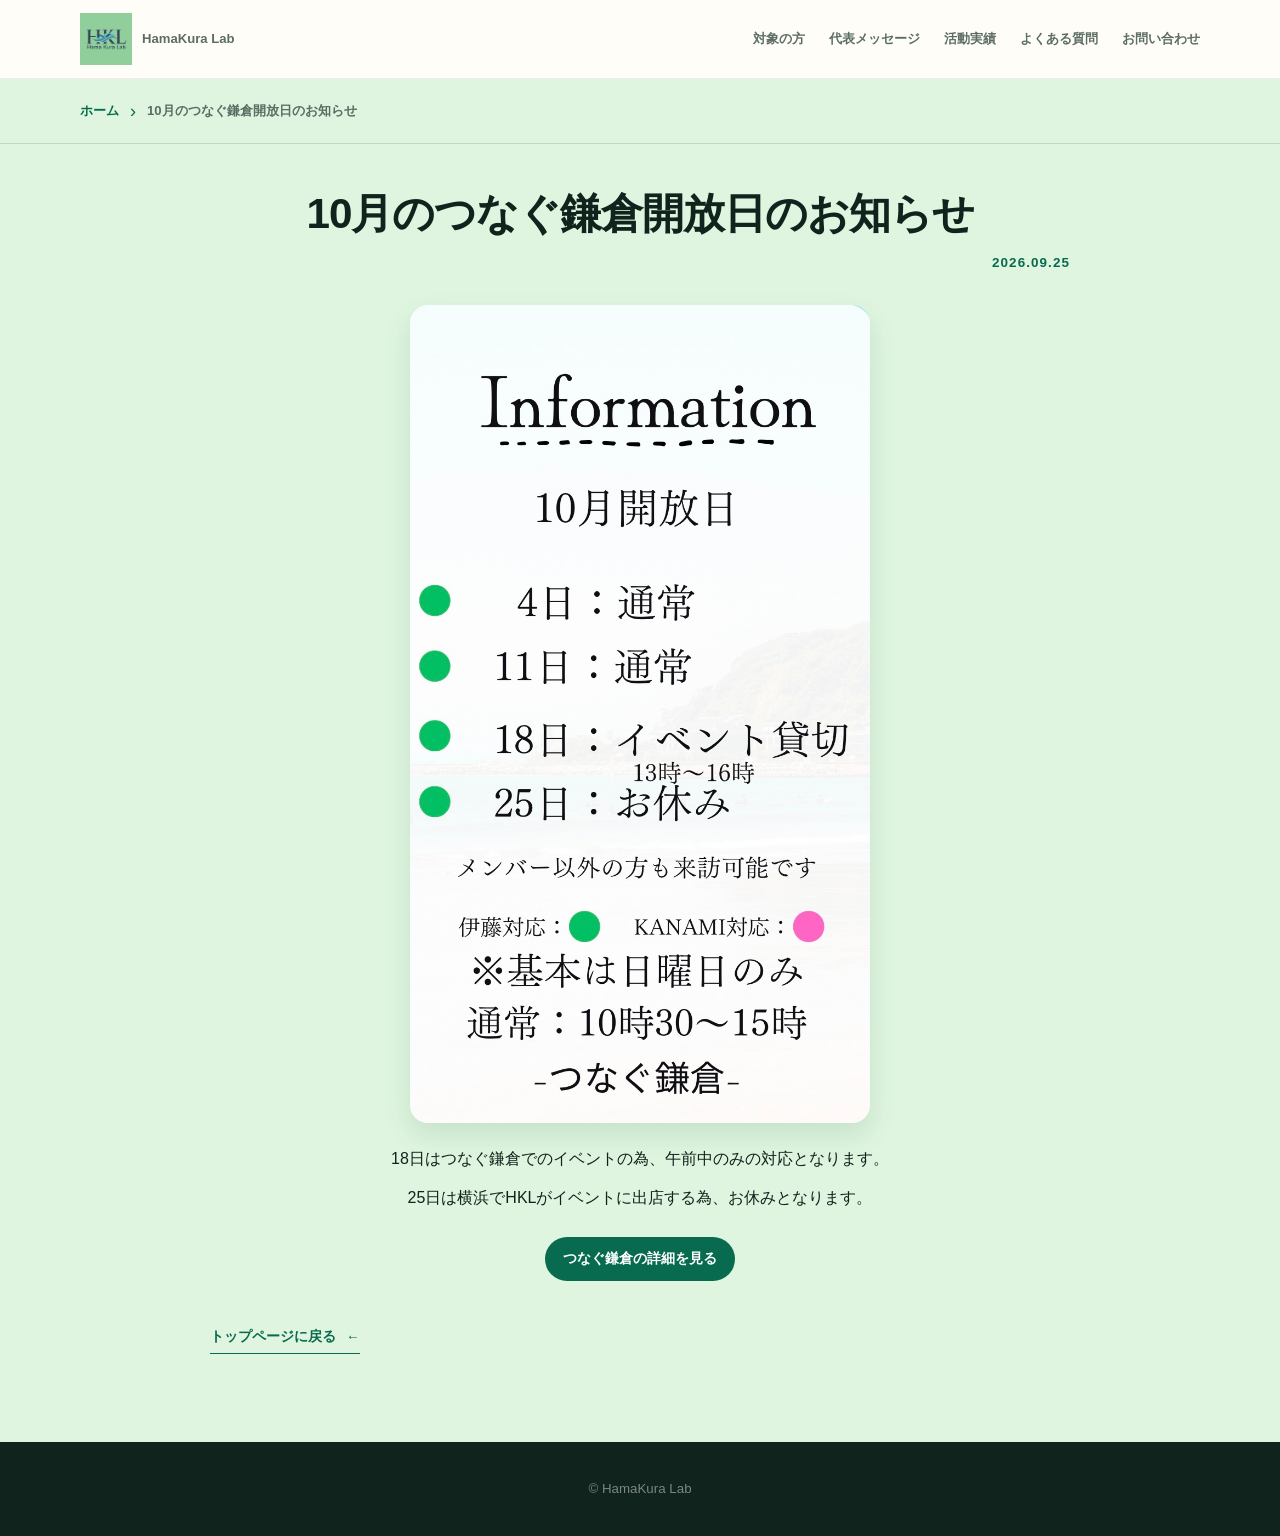
<file: news/tsunagu-open-day-202610/index.html>
<!doctype html>
<html lang="ja">
<head>
  <meta charset="utf-8">
  <meta name="viewport" content="width=device-width, initial-scale=1">
  <meta name="robots" content="noindex, nofollow, noarchive">
  <title>お知らせ | HamaKura Lab</title>
  <link rel="canonical" href="https://hamakura-lab.tk14.jp/news/tsunagu-open-day-202610/">
  <link rel="stylesheet" href="../../assets/css/style.css?v=20260926-4">
</head>
<body class="news-page" id="top">
  <header class="site-header">
    <div class="container site-header__inner">
      <a class="brand" href="../../#top" aria-label="HamaKura Lab トップへ">
        <span class="brand__logo-frame"><img class="brand__logo" src="../../assets/hamakura-logo.png" width="2000" height="2000" alt=""></span>
        <span class="brand__name">HamaKura Lab</span>
      </a>
      <button class="site-menu-toggle" type="button" aria-label="メニューを開く" aria-expanded="false" aria-controls="news-main-nav" data-home-nav-toggle>Menu</button>
      <nav class="site-nav site-nav--home" id="news-main-nav" aria-label="メインナビゲーション" data-home-nav>
        <a href="../../#people">対象の方</a>
        <a href="../../#message">代表メッセージ</a>
        <a href="../../#activities">活動実績</a>
        <a href="../../#faq">よくある質問</a>
        <a class="button button--header" href="https://www.instagram.com/hamakura__lab?stkn=MTJ4aDhweDk3aWhkbA==">Instagramで相談する</a>
        <a class="site-nav__contact" href="../../#contact">お問い合わせ</a>
      </nav>
    </div>
  </header>

  <main>
    <nav class="news-breadcrumb" aria-label="パンくずリスト">
      <div class="container news-breadcrumb__inner">
        <a href="../../#top">ホーム</a>
        <span class="news-breadcrumb__separator" aria-hidden="true">›</span>
        <span aria-current="page">10月のつなぐ鎌倉開放日のお知らせ</span>
      </div>
    </nav>

    <article class="news-detail section section--mint" aria-labelledby="news-detail-title">
      <div class="container news-detail__inner">
        <h1 id="news-detail-title">10月のつなぐ鎌倉開放日のお知らせ</h1>
        <p class="news-detail__date">2026.09.25</p>
        <figure class="news-detail__image">
          <img src="../../assets/news/2026-10-tsunagu-kamakura.jpg" width="839" height="1492" alt="10月開放日のご案内。各日の開放状況と対応者を示した一覧">
        </figure>
        <div class="news-detail__copy">
          <p>18日はつなぐ鎌倉でのイベントの為、<br class="news-detail__mobile-break">午前中のみの対応となります。</p>
          <p>25日は横浜でHKLがイベントに出店する為、<br class="news-detail__mobile-break">お休みとなります。</p>
        </div>
        <a class="news-detail__about button button--header" href="../../tsunagu-kamakura/">つなぐ鎌倉の詳細を見る</a>
        <a class="news-detail__back" href="../../#top">トップページに戻る <span aria-hidden="true">←</span></a>
      </div>
    </article>
  </main>

  <footer class="site-footer">
    <div class="container site-footer__bottom"><small>© HamaKura Lab</small></div>
  </footer>
  <script>
    (() => {
      const nav = document.querySelector('[data-home-nav]');
      const toggle = document.querySelector('[data-home-nav-toggle]');
      if (!nav || !toggle) return;

      const setOpen = (isOpen) => {
        nav.classList.toggle('is-open', isOpen);
        toggle.setAttribute('aria-expanded', String(isOpen));
        toggle.setAttribute('aria-label', isOpen ? 'メニューを閉じる' : 'メニューを開く');
      };

      toggle.addEventListener('click', () => setOpen(!nav.classList.contains('is-open')));
      nav.addEventListener('click', (event) => {
        if (event.target.closest('a')) setOpen(false);
      });
      document.addEventListener('click', (event) => {
        if (!nav.contains(event.target) && !toggle.contains(event.target)) setOpen(false);
      });
      document.addEventListener('keydown', (event) => {
        if (event.key === 'Escape' && nav.classList.contains('is-open')) {
          setOpen(false);
          toggle.focus();
        }
      });
      window.addEventListener('resize', () => {
        if (window.innerWidth >= 960) setOpen(false);
      });
    })();
  </script>
</body>
</html>
</file>
<file: assets/css/style.css>
:root {
  --ink: #10231d;
  --muted: #5b6d64;
  --deep-green: #086b4f;
  --green: #15966c;
  --mint: #dff5df;
  --warm-white: #fffdf8;
  --butter: #fff1b8;
  --sky: #dce9ff;
  --coral: #ff8e68;
  --lilac: #d6b6ea;
  --line: rgba(16, 35, 29, .14);
  --shadow: 0 20px 60px rgba(16, 35, 29, .12);
  --radius-lg: 32px;
  --radius-md: 20px;
}

* { box-sizing: border-box; }
html { scroll-behavior: smooth; }
body {
  margin: 0;
  color: var(--ink);
  background: var(--warm-white);
  font-family: "Hiragino Sans", "Yu Gothic", "YuGothic", -apple-system, BlinkMacSystemFont, "Segoe UI", sans-serif;
  line-height: 1.8;
  -webkit-font-smoothing: antialiased;
}
img { display: block; max-width: 100%; }
a { color: inherit; text-decoration: none; }
section[id] { scroll-margin-top: 104px; }
p, h1, h2, h3, ul, blockquote { margin-top: 0; }
h1, h2, h3 { line-height: 1.25; letter-spacing: -.025em; text-wrap: balance; }
h1, h2 { font-weight: 700; }
h3 { font-weight: 750; }

.container { width: min(1120px, calc(100% - 48px)); margin: 0 auto; }
.section { padding: 88px 0; }
.section--green { color: #fff; background: var(--deep-green); }
.section--mint { background: var(--mint); }
.section--blue { background: var(--sky); }
.section--butter { background: var(--butter); }
.section-label, .eyebrow {
  margin-bottom: 20px;
  color: var(--deep-green);
  font-size: .73rem;
  font-weight: 800;
  letter-spacing: .18em;
  line-height: 1.4;
}
.section-label--light { color: #b5edbe; }
.section-heading { max-width: 680px; }
.cta-copy-break { display: none; }
.section-heading h2 { margin-bottom: 24px; font-size: clamp(1.95rem, 3.2vw, 2.8rem); }
.section-heading .section-lead { margin: -4px 0 16px; color: var(--ink); font-size: 1.08rem; font-weight: 700; line-height: 1.6; }
.section-heading > p:last-child { max-width: 680px; margin-bottom: 0; color: var(--muted); }
.section--green .section-heading > p:last-child { color: rgba(255,255,255,.76); }

.site-header {
  position: sticky;
  z-index: 10;
  top: 0;
  background: rgba(255,253,248,.92);
  border-bottom: 1px solid rgba(16,35,29,.08);
  backdrop-filter: blur(16px);
}
.site-header__inner, .site-footer__inner { display: flex; align-items: center; justify-content: space-between; gap: 24px; }
.site-header__inner { min-height: 78px; }
.brand { display: inline-flex; align-items: center; gap: 10px; }
.brand__name { color: var(--muted); font-size: .82rem; font-weight: 700; line-height: 1.2; white-space: nowrap; }
.brand__logo-frame {
  display: block;
  width: 52px;
  height: 52px;
}
.brand__logo {
  width: 100%;
  height: 100%;
  object-fit: contain;
  object-position: center;
}
.site-nav { display: flex; align-items: center; gap: 24px; font-size: .82rem; font-weight: 700; }
.site-nav > a:not(.button) { color: var(--muted); }
.site-nav > a:not(.button):hover, .text-link:hover, .card-link:hover { color: var(--green); }
.site-menu-toggle { display: none; }

.button {
  display: inline-flex;
  align-items: center;
  justify-content: center;
  gap: 10px;
  min-height: 50px;
  padding: 12px 22px;
  border: 1px solid transparent;
  border-radius: 999px;
  font-size: .86rem;
  font-weight: 800;
  line-height: 1.3;
  transition: transform .2s ease, box-shadow .2s ease, background-color .2s ease;
}
.button:hover { transform: translateY(-2px); box-shadow: 0 10px 24px rgba(16,35,29,.16); }
.button--header { min-height: 44px; padding: 9px 17px; color: #fff; background: var(--deep-green); }
.button--light { color: var(--deep-green); background: #fff; }
.button--green { color: #fff; background: var(--deep-green); }
.button--large { min-height: 58px; padding-inline: 28px; font-size: .95rem; }
.text-link { color: var(--deep-green); font-size: .83rem; font-weight: 800; transition: color .2s ease; }
.text-link--light { color: rgba(255,255,255,.88); }

.hero { overflow: hidden; padding: 78px 0 86px; }
.hero__grid { display: grid; grid-template-columns: minmax(0, 1.08fr) minmax(360px, .92fr); align-items: center; gap: 64px; }
.hero__copy { position: relative; z-index: 1; }
.hero h1 { margin-bottom: 24px; font-size: clamp(2.85rem, 4.2vw, 4rem); font-weight: 800; letter-spacing: -.05em; }
.hero h1 em { color: #fff; font-style: normal; }
.hero h1 span { display: block; color: #a9ecb7; font-size: inherit; font-weight: inherit; letter-spacing: inherit; }
.hero__mobile-break { display: none; }
.hero__actions { display: flex; align-items: center; flex-wrap: wrap; gap: 20px; }
.hero__visual { position: relative; min-height: 420px; display: grid; place-items: center; padding-bottom: 56px; }
.hero__motif { display: none; width: 100%; height: auto; }
.hero__visual::before { position: absolute; top: 18px; left: 50%; width: min(68%, 340px); aspect-ratio: 1; content: ""; border: 1px solid rgba(181,237,190,.48); border-radius: 50%; transform: translateX(-50%) rotate(12deg); }
.hero__visual::after { position: absolute; top: 34px; left: 16%; width: 82px; height: 82px; content: ""; border: 1px solid rgba(181,237,190,.5); border-radius: 50%; }
.hero__line { position: absolute; z-index: 2; width: 92px; height: 92px; border: 1px solid rgba(181,237,190,.5); border-radius: 50%; }
.hero__line--one { top: 52px; left: 0; }
.hero__line--two { right: 76px; bottom: 62px; width: 46px; height: 46px; }

.news-list { margin-top: 48px; border-top: 1px solid var(--line); }
.news-list__item { display: grid; grid-template-columns: 132px minmax(0, 1fr) auto; gap: 24px; align-items: center; padding: 25px 4px; border-bottom: 1px solid var(--line); }
.news-list__date { color: var(--deep-green); font-size: .8rem; font-weight: 900; letter-spacing: .06em; white-space: nowrap; }
@media (min-width: 820px) {
  .news-list__date {
    margin: 0;
    align-self: center;
    line-height: 1.25;
    transform: translateY(3px);
  }
}
.news-list__title { margin: 0; font-size: clamp(1.05rem, 1.8vw, 1.35rem); }
.news-list__link { display: inline-flex; align-items: center; justify-content: center; gap: 8px; min-height: 44px; padding: 0 18px; border-radius: 999px; background: var(--deep-green); color: #fff; font-size: .82rem; font-weight: 900; white-space: nowrap; box-shadow: 0 3px 10px rgba(20, 92, 57, .08); }
.news-list__link:hover { background: var(--green); color: #fff; }
.news .section-lead, .news-detail__table dd { max-width: 100%; overflow-wrap: anywhere; word-break: break-all; }

.news-breadcrumb { border-bottom: 1px solid var(--line); background: var(--mint); }
.news-breadcrumb__inner { display: flex; align-items: center; gap: 11px; min-height: 64px; color: var(--muted); font-size: .82rem; font-weight: 700; }
.news-breadcrumb a { color: var(--deep-green); font-weight: 900; }
.news-breadcrumb a:hover { color: var(--green); }
.news-breadcrumb__separator { color: var(--deep-green); font-size: calc(1em + 5px); font-weight: 400; line-height: 1; }
.news-breadcrumb span:last-child { overflow: hidden; text-overflow: ellipsis; white-space: nowrap; }
.news-detail { min-height: calc(100vh - 212px); padding-top: 44px; color: var(--ink); }
.news-detail__inner { max-width: 860px; }
.news-detail__date { display: block; margin: 0 0 30px; color: var(--deep-green); font-size: .84rem; font-weight: 900; letter-spacing: .08em; text-align: right; }
.news-detail h1 { max-width: 100%; margin-bottom: 10px; overflow-wrap: anywhere; color: var(--ink); font-size: clamp(2rem, 3.3vw, 3rem); text-align: center; }
.news-detail__image { width: min(100%, 460px); margin: 0 auto 22px; }
.news-detail__image img { display: block; width: 100%; height: auto; border-radius: 18px; box-shadow: 0 12px 28px rgba(20, 92, 57, .12); }
.news-detail__copy { max-width: 680px; margin: 0 auto; line-height: 1.8; text-align: center; }
.news-detail__copy p { margin: 0; }
.news-detail__copy p + p { margin-top: 10px; }
.news-detail__mobile-break { display: none; }
.news-detail__copy + .news-detail__about { margin-top: 24px; }
.news-detail__about { display: flex; width: fit-content; margin: 36px auto 0; }
.news-detail__back { display: inline-flex; gap: 10px; margin-top: 44px; padding-bottom: 4px; border-bottom: 1px solid var(--deep-green); color: var(--deep-green); font-size: .85rem; font-weight: 900; }
.news-detail__back:hover { color: var(--green); }

.tsunagu-section { border-bottom: 1px solid var(--line); background: var(--warm-white); }
.tsunagu-section--mint { background: var(--mint); }
.tsunagu-section--butter { background: var(--butter); }
.tsunagu-section__inner { max-width: 860px; }
.tsunagu-section h1, .tsunagu-section h2 { margin: 0; color: var(--ink); font-size: clamp(2rem, 4vw, 3.7rem); }
.tsunagu-section h2 { font-size: clamp(1.7rem, 3.1vw, 2.75rem); }
.tsunagu-activities-title__phrase { white-space: nowrap; }
.tsunagu-section p { max-width: 800px; margin: 0 0 22px; font-size: 1.03rem; }
.tsunagu-section__lead { max-width: 760px !important; margin: 32px 0 36px !important; color: var(--deep-green); font-size: clamp(1.2rem, 2vw, 1.55rem) !important; font-weight: 900; line-height: 1.65; }
.tsunagu-inline-link { color: var(--deep-green); font-weight: 900; text-decoration: underline; text-underline-offset: .18em; }
.tsunagu-inline-link:hover { color: var(--green); }
.tsunagu-subheading { margin: 50px 0 24px !important; font-size: clamp(1.35rem, 2.4vw, 1.8rem) !important; }
.tsunagu-principles { display: grid; gap: 14px; max-width: 800px; margin: 0; padding: 0; list-style: none; counter-reset: principle; }
.tsunagu-principles li { display: grid; grid-template-columns: 42px minmax(0, 1fr); gap: 14px; align-items: start; font-size: 1.08rem; font-weight: 800; }
.tsunagu-principles li::before { display: grid; place-items: center; width: 32px; height: 32px; border-radius: 50%; background: var(--deep-green); color: #fff; content: counter(principle); counter-increment: principle; font-size: .82rem; }
.tsunagu-activity-list { display: grid; gap: 28px; }
.tsunagu-activity-list section { padding-top: 26px; border-top: 1px solid var(--line); }
.tsunagu-activity-list h3, .tsunagu-people-grid h3 { margin: 0 0 10px; color: var(--deep-green); font-size: clamp(1.25rem, 2.2vw, 1.65rem); }
.tsunagu-activity-list h3::before { margin-right: 10px; color: var(--coral); content: "◆"; font-size: .78em; }
.tsunagu-activity-list p { margin-bottom: 0; }
.tsunagu-people-grid { display: grid; grid-template-columns: repeat(2, minmax(0, 1fr)); gap: 24px; }
.tsunagu-people-grid section { padding: 30px; border: 1px solid var(--line); border-radius: var(--radius-md); background: #fff; }
.tsunagu-people-grid ul, .tsunagu-info-list { display: grid; gap: 12px; margin: 0; padding: 0; list-style: none; }
.tsunagu-people-grid li { display: grid; grid-template-columns: 24px minmax(0, 1fr); gap: 8px; }
.tsunagu-people-grid li::before { color: var(--deep-green); content: "✓"; font-weight: 900; }
.tsunagu-info-list { gap: 16px; font-size: clamp(1.05rem, 2vw, 1.35rem); font-weight: 700; }
.tsunagu-info-list li { padding-bottom: 16px; border-bottom: 1px solid rgba(16, 35, 29, .24); }
.tsunagu-access-image { width: min(100%, 540px); margin: 40px auto 0; }
.tsunagu-access-image img { display: block; width: 100%; height: auto; border-radius: var(--radius-md); box-shadow: var(--shadow); }
.tsunagu-page-actions { display: flex; align-items: center; justify-content: center; flex-wrap: wrap; gap: 12px; margin: 38px auto 0; }
.tsunagu-back-to-top { display: flex; align-items: center; justify-content: center; gap: 9px; width: fit-content; min-height: 46px; margin: 0; padding: 0 22px; border: 1px solid var(--deep-green); border-radius: 999px; color: var(--deep-green); font-size: .88rem; font-weight: 900; }
.tsunagu-back-to-top:hover { background: var(--deep-green); color: #fff; }

.intro__heading h2 { margin-bottom: 24px; font-size: clamp(1.75rem, 3.2vw, 2.8rem); }
.intro__lead { margin: 0 0 36px; color: var(--ink); font-size: 1.08rem; font-weight: 700; line-height: 1.6; }
.intro__cards { display: grid; grid-template-columns: repeat(3, minmax(0, 1fr)); gap: 24px; }
.intro-card { display: grid; grid-template-rows: minmax(0, 1fr) minmax(0, 1fr); min-height: 250px; padding: 0 32px; color: #FFFFFF; background: #339A48; border-radius: 12px; text-align: center; }
.intro-card__top, .intro-card__bottom { display: flex; align-items: center; justify-content: center; margin: 0; padding: 0; font-size: 1rem; line-height: 1.7; text-align: center; }
.intro-card__top { border-bottom: 1px solid #FFFFFF; }
.intro-card__top > span { transform: translateY(6px); }
.intro-card__bottom > span { transform: translateY(-6px); }
.section-heading--split { display: flex; align-items: end; justify-content: space-between; gap: 60px; max-width: none; }
.section-heading--split > p { max-width: 320px; margin-bottom: 8px; }
.people .section-heading--split { display: block; }
.people .section-heading--split > p { max-width: 680px; margin-top: 20px; margin-bottom: 0; }
.people h2 span { display: block; }
.people .section-heading h2 { font-size: clamp(2.05rem, 3.2vw, 2.8rem); }
.people__cards { display: grid; grid-template-columns: repeat(3, 1fr); gap: 18px; margin-top: 64px; }
.person-card { display: flex; flex-direction: column; overflow: hidden; background: #fff; border: 1px solid var(--line); border-radius: var(--radius-md); box-shadow: 0 8px 28px rgba(16,35,29,.05); }
.person-card__visual { overflow: hidden; background: var(--mint); }
.person-card__visual img { width: 100%; height: auto; object-fit: contain; }
.person-card__content { display: flex; flex: 1; flex-direction: column; padding: 30px 26px 28px; text-align: center; }
.person-card__message { min-height: 7rem; }
.person-card h3 { margin-bottom: 15px; font-size: 1.55rem; }
.person-card__message > p { margin-bottom: 0; color: var(--muted); font-size: .87rem; line-height: 1.75; }
.person-card__benefits { margin-top: 0; }
.person-card ul { display: grid; gap: 7px; min-height: 0; margin: 0 0 25px; padding: 0; list-style: none; color: var(--ink); font-size: .82rem; font-weight: 700; }
.person-card li::before { margin-right: 8px; content: "✓"; color: var(--green); }
.person-card__benefit-label { margin: 0 0 12px; color: var(--green); font-size: .72rem; font-weight: 900; letter-spacing: .11em; }
.person-card__list--benefits { margin-bottom: 25px; }
.person-card--business h3 .person-card__keep-break { display: block; }
.person-card--business .person-card__visual { background: var(--mint); }
.person-card--maker .person-card__visual { background: var(--butter); }
.person-card--community .person-card__visual { background: var(--sky); }
.card-link { display: inline-flex; align-items: center; justify-content: center; align-self: center; gap: 8px; min-height: 44px; margin-top: auto; padding: 10px 0; color: var(--deep-green); font-size: .79rem; font-weight: 900; transition: color .2s ease; }

.actions__grid { display: grid; grid-template-columns: 1fr; gap: 44px; align-items: start; }
.actions h2 { margin-bottom: 22px; font-size: clamp(2.05rem, 3.2vw, 2.8rem); }
.actions__intro > p:not(.section-label) { max-width: 680px; margin-bottom: 30px; color: var(--muted); }
.actions__caption { display: inline-block; color: var(--deep-green); font-size: 1.35rem; font-weight: 850; transform: rotate(-4deg); }
.actions__list { display: grid; max-width: 880px; gap: 0; background: rgba(255,255,255,.62); border: 1px solid rgba(16,35,29,.1); border-radius: var(--radius-md); }
.action-row { display: grid; grid-template-columns: 48px 1fr; gap: 18px; padding: 29px 30px; border-bottom: 1px solid var(--line); }
.action-row:last-child { border-bottom: 0; }
.action-row > span { color: var(--green); font-size: .75rem; font-weight: 900; }
.action-row h3 { margin-bottom: 5px; font-size: 1.15rem; }
.action-row p { margin-bottom: 0; color: var(--muted); font-size: .86rem; }

.message { background: var(--warm-white); }
.message__cards { display: grid; grid-template-columns: repeat(2, 1fr); gap: 20px; margin-top: 64px; }
.message-card { overflow: hidden; display: grid; grid-template-columns: .78fr 1.22fr; background: #fff; border: 1px solid var(--line); border-radius: var(--radius-md); box-shadow: 0 8px 28px rgba(16,35,29,.05); }
.message-card__photo { align-self: start; aspect-ratio: 4 / 5; overflow: hidden; background: var(--mint); }
.message-card__photo picture { display: block; width: 100%; height: 100%; }
.message-card__photo img { display: block; width: 100%; height: 100%; object-fit: contain; object-position: center; }
.message-card__body { padding: 31px 27px; }
.message-card__role { margin-bottom: 8px; color: var(--green); font-size: .7rem; font-weight: 900; letter-spacing: .12em; }
.message-card h3 { margin-bottom: 24px; font-size: 1.45rem; }
.message-card h3 small { font-size: .7em; font-weight: 700; }
.message-card blockquote { margin: 0 0 20px; padding-left: 17px; border-left: 3px solid var(--coral); font-size: 1rem; font-weight: 800; line-height: 1.65; }
.message-card__copy { color: var(--muted); font-size: .84rem; }
.message-card__copy p { margin-bottom: 12px; }
.message-card__copy p:last-child { margin-bottom: 0; }
.faq__grid { display: grid; grid-template-columns: 1fr; gap: 44px; align-items: start; }
.faq__list { border-top: 1px solid var(--line); }
details { border-bottom: 1px solid var(--line); }
summary { position: relative; padding: 22px 42px 22px 0; cursor: pointer; list-style: none; font-size: .96rem; font-weight: 800; }
summary::-webkit-details-marker { display: none; }
summary::after { position: absolute; top: 23px; right: 3px; content: "+"; color: var(--green); font-size: 1.2rem; font-weight: 400; }
details[open] summary::after { content: "−"; }
details p { max-width: 100%; margin: -5px 0 22px; color: var(--muted); font-size: .87rem; }
.activities__list { display: grid; gap: 56px; margin: 64px 0 0; padding: 0; list-style: none; }
.activity { display: grid; gap: 28px; align-items: start; }
.activity__copy { display: grid; grid-template-columns: 44px minmax(0, 1fr); gap: 16px; align-items: start; }
.activity__number { color: var(--green); font-size: .78rem; font-weight: 900; letter-spacing: .1em; line-height: 1.8; }
.activity__copy p { margin: 0; color: var(--muted); font-size: 1rem; }
.activity__photos { display: grid; grid-template-columns: minmax(0, 1fr); gap: 12px; margin: 0; padding: 8px; background: var(--warm-white); }
.activity__photos--pair { grid-template-columns: repeat(2, minmax(0, 1fr)); }
.activity__photos img { display: block; width: 100%; height: auto; object-fit: contain; }

.final-cta { text-align: center; }
.final-cta__inner { display: grid; justify-items: center; }
.final-cta h2 { margin-bottom: 23px; font-size: clamp(1.95rem, 3.2vw, 2.8rem); }
.final-cta p:not(.section-label) { max-width: 520px; margin-bottom: 32px; color: var(--muted); }
.final-cta__email { margin-top: 16px; color: var(--deep-green); font-size: .88rem; font-weight: 700; text-decoration: underline; text-decoration-thickness: 1px; text-underline-offset: 3px; }
.final-cta__email:hover { color: var(--green); }
.contact-copy-break { display: none; }

.site-footer { padding: 35px 0; color: #fff; background: var(--ink); }
.site-footer__meta { display: flex; align-items: center; gap: 25px; font-size: .78rem; font-weight: 700; }
.site-footer__meta a { color: #b5edbe; }
.site-footer__bottom { display: flex; justify-content: center; gap: 20px; margin-top: 0; padding-top: 0; color: rgba(255,255,255,.45); font-size: 1rem; text-align: center; }
.site-nav__contact { display: none; color: var(--muted); }

@media (max-width: 979px) {
  .site-nav { gap: 14px; }
  .site-nav > a:not(.button) { display: none; }
  .site-nav__contact { display: none; }
  .hero__grid { grid-template-columns: minmax(0, 1fr) minmax(330px, .9fr); gap: 45px; }
  .hero__visual { min-height: 360px; }
  .hero__visual::before { top: 12px; width: min(68%, 286px); }
  .hero__visual::after { top: 24px; left: 9%; width: 64px; height: 64px; }
  .hero__actions { gap: 14px; }
  .actions__grid, .faq__grid { gap: 55px; }
  .person-card__content { padding: 24px 20px; }
  .person-card h3 { font-size: 1.35rem; }
  .message-card { grid-template-columns: 1fr; }
  .message-card__photo { aspect-ratio: 5 / 4; }
}

@media (max-width: 959px) {
  .site-header__inner { position: relative; }
  .site-menu-toggle { position: relative; display: inline-flex; align-items: center; min-width: 64px; min-height: 44px; padding: 0 0 0 25px; border: 0; background: transparent; color: var(--deep-green); font: inherit; font-size: .82rem; letter-spacing: .05em; cursor: pointer; }
  .site-menu-toggle::before, .site-menu-toggle::after { position: absolute; left: 0; width: 17px; height: 1px; background: currentColor; content: ""; transition: top .18s ease, transform .18s ease; }
  .site-menu-toggle::before { top: 17px; }
  .site-menu-toggle::after { top: 25px; }
  .site-menu-toggle[aria-expanded="true"]::before { top: 21px; transform: rotate(45deg); }
  .site-menu-toggle[aria-expanded="true"]::after { top: 21px; transform: rotate(-45deg); }
  .site-nav--home { position: absolute; top: calc(100% + 8px); right: 0; z-index: 12; display: none; flex-direction: column; align-items: stretch; gap: 0; width: min(290px, calc(100vw - 36px)); max-height: min(70vh, 460px); overflow-y: auto; padding: 8px 16px; border: 1px solid var(--line); border-radius: 16px; background: var(--warm-white); box-shadow: 0 16px 40px rgba(16, 35, 29, .16); }
  .site-nav--home.is-open { display: flex; }
  .site-nav--home.is-open > a:not(.button), .site-nav--home.is-open .site-nav__contact { display: block; padding: 12px 4px; border-bottom: 1px solid var(--line); color: var(--ink); }
  .site-nav--home.is-open > a:not(.button):last-child { border-bottom: 0; }
  .site-nav--home > .button--header { display: none; }
  .site-menu-toggle:focus-visible, .site-nav--home a:focus-visible { outline: 2px solid var(--green); outline-offset: 3px; }
}

@media (max-width: 959px) {
  /* Tablet follows the mobile reading order until the desktop composition has room. */
  .actions__grid, .faq__grid { grid-template-columns: 1fr; gap: 42px; }
  .intro__cards { grid-template-columns: 1fr; gap: 18px; max-width: 720px; margin: 0 auto; }
  .intro-card { padding-inline: 28px; }
  .people__cards, .message__cards { grid-template-columns: 1fr; }
  .people__cards .person-card:last-child { grid-column: auto; width: auto; justify-self: stretch; }
  .section-heading--split { display: block; }
  .section-heading--split > p { max-width: 540px; margin-top: 20px; }
  .message-card { grid-template-columns: 1fr; }
  .message-card__photo { aspect-ratio: 5 / 4; }
}

@media (min-width: 960px) and (max-width: 1279px) {
  .intro-card { padding-inline: 28px; }
}

@media (min-width: 820px) and (max-width: 959px) {
  .person-card__content { display: grid; grid-template-columns: minmax(0, 1fr) minmax(0, 1fr); column-gap: 48px; padding: 34px 42px 30px; }
  .person-card__message { min-height: 0; }
  .person-card h3 { font-size: 1.8rem; }
  .person-card__message { grid-column: 1; grid-row: 1; }
  .person-card__benefits { grid-column: 2; grid-row: 1; }
  .person-card__benefit-label { font-size: .78rem; }
  .person-card ul { gap: 10px; font-size: .95rem; }
  .person-card .card-link { grid-column: 1; grid-row: 1; align-self: end; justify-self: center; min-height: 52px; margin-top: 0; padding: 0; align-items: flex-start; }
}

@media (min-width: 820px) and (max-width: 833px) {
  /* The heading still wraps to three lines in this narrow tablet band. */
  .hero__actions {
    align-items: flex-start;
    flex-direction: column;
    gap: 12px;
  }
}

@media (min-width: 960px) and (max-width: 1099px) {
  /* Give the longer business CTA the same top edge as the one-line CTAs. */
  .person-card__content { padding-left: 16px; padding-right: 16px; }
  .people__cards .card-link { min-height: 66px; align-items: flex-start; }
}

@media (min-width: 640px) {
  /* Wider compact layouts use natural text flow instead of mobile-only line breaks. */
  .people h2 span { display: inline; }
  .final-cta__inner > p:not(.section-label) { max-width: 680px; }
  .people h2 br, .person-card h3 br,
  .message-card h3 br, .message .section-heading h2 br { display: none; }
  .final-cta h2 br { display: none; }
}

@media (min-width: 960px) {
  .site-nav > a:not(.button), .site-nav__contact { display: inline; }
  .site-nav > .button--header { display: none; }
  .activity__photos:not(.activity__photos--pair) { max-width: calc(50% - 6px); justify-self: start; }
  .person-card--community h3 .community-wide-break { display: block; }
}

@media (min-width: 1280px) {
  .intro-card__nowrap { white-space: nowrap; }
  .intro-card__top { min-height: 0; letter-spacing: normal; }
}

@media (min-width: 640px) and (max-width: 959px) {
  .activity__photos:not(.activity__photos--pair) { max-width: calc(50% - 6px); justify-self: start; }
}

@media (max-width: 819px) {
  .container { width: min(100% - 36px, 560px); }
  .section { padding: 64px 0; }
  .site-header__inner { min-height: 66px; }
  .brand__logo-frame, .brand--footer .brand__logo-frame { width: 44px; height: 44px; }
  .button--header { min-height: 44px; padding: 8px 13px; font-size: .72rem; }
  .hero { position: relative; padding: 34px 0 42px; }
  .hero::before, .hero::after { display: none; }
  .hero__visual { position: absolute; top: 0; right: 0; z-index: 0; display: block; width: 54%; height: 190px; min-height: 0; padding: 0; pointer-events: none; }
  .hero__visual::before, .hero__visual::after, .hero__line { display: none; }
  .hero__motif { position: absolute; top: calc(34px - 2.02vw); right: 0; z-index: 0; display: block; width: clamp(150px, 34vw, 280px); height: auto; aspect-ratio: 486 / 420; object-fit: contain; }
  .hero__grid, .actions__grid, .faq__grid { grid-template-columns: 1fr; gap: 28px; }
  .hero h1 { margin-bottom: 20px; font-size: clamp(2.6rem, 11.8vw, 2.85rem); }
  .hero__actions { align-items: flex-start; flex-direction: column; gap: 12px; }
  .hero__actions .button { width: auto; }
  .hero__actions .text-link { align-self: flex-start; }
  .news-list { margin-top: 36px; }
  .news-list__item { grid-template-columns: minmax(0, 1fr) auto; gap: 8px 18px; padding: 20px 0; }
  .news-list__date { grid-column: 1; }
  .news-list__title { grid-column: 1 / -1; font-size: 1.12rem; }
  .news-list__link { grid-column: 1; justify-self: start; margin-top: 4px; }
  .news-breadcrumb__inner { min-height: 56px; font-size: .75rem; }
  .news-detail { min-height: calc(100vh - 192px); padding-top: 32px; }
  .news-detail h1 { margin-bottom: 10px; font-size: clamp(1.9rem, 8.6vw, 2.45rem); }
  .news-detail__date { margin-bottom: 24px; text-align: right; }
  .news-detail__image { width: min(100%, 360px); margin-bottom: 32px; }
  .news-detail__about { margin-top: 28px; }
  .news-detail__copy + .news-detail__about { margin-top: 22px; }
  .news-detail__back { margin-top: 32px; }
  .tsunagu-section h1, .tsunagu-section h2 { font-size: clamp(1.8rem, 8vw, 2.3rem); }
  .tsunagu-section p { font-size: .98rem; }
  .tsunagu-section__lead { margin: 24px 0 30px !important; font-size: 1.15rem !important; }
  .tsunagu-subheading { margin-top: 40px !important; }
  .tsunagu-principles li { grid-template-columns: 34px minmax(0, 1fr); gap: 10px; font-size: 1rem; }
  .tsunagu-principles li::before { width: 28px; height: 28px; }
  .tsunagu-activity-list { gap: 24px; }
  .tsunagu-people-grid { grid-template-columns: 1fr; gap: 16px; }
  .tsunagu-people-grid section { padding: 24px 20px; }
  .tsunagu-access-image { margin-top: 32px; }
  .tsunagu-page-actions { gap: 8px; margin-top: 30px; }
  .tsunagu-back-to-top { padding-inline: 14px; font-size: .8rem; }
  .tsunagu-open-day-link { padding-inline: 10px; }
  .intro__heading h2 { font-size: clamp(1.35rem, 7vw, 1.75rem); letter-spacing: -.045em; }
  .section-heading h2 { font-size: 1.9rem; }
  .people .section-heading h2 { font-size: clamp(1.45rem, 7.2vw, 1.9rem); letter-spacing: -.045em; }
  .message .section-heading h2 { font-size: clamp(1.4rem, 7vw, 1.85rem); letter-spacing: -.045em; white-space: nowrap; }
  .people__cards, .message__cards { grid-template-columns: 1fr; margin-top: 40px; }
  .section-heading--split { display: block; }
  .section-heading--split > p { margin-top: 20px; }
  .person-card__message { min-height: 0; }
  .person-card__message > p { min-height: 0; }
  .person-card__benefits { margin-top: 24px; }
  .person-card__benefit-label { margin-top: 0; }
  .person-card h3 { font-size: clamp(1.45rem, 5.8vw, 1.7rem); }
  .person-card__message > p { font-size: .92rem; }
  .person-card ul { font-size: .9rem; }
  .person-card ul { min-height: 0; }
  .actions__intro > p:not(.section-label) { margin-bottom: 22px; }
  .action-row { padding: 24px 21px; }
  .message-card__photo { aspect-ratio: 5 / 4; }
  .message-card__body { padding: 24px 21px; }
  .faq__grid { gap: 35px; }
  .final-cta h2 { font-size: 1.9rem; }
  .site-footer__inner, .site-footer__meta { align-items: flex-start; flex-direction: column; }
  .site-footer__meta { gap: 8px; }
  .site-footer__bottom { margin-top: 0; }
}

@media (max-width: 819px) {
  .cta-copy-break { display: inline; }
  .hero__mobile-break { display: block; }
  .hero__actions .text-link { margin-left: 1em; }
}

@media (max-width: 639px) {
  .news-detail__mobile-break { display: initial; }
  .final-cta__inner > p:not(.section-label) { font-size: .9rem; letter-spacing: -.02em; }
  .contact-copy-break { display: block; }
  .intro__cards { gap: 14px; }
  .intro-card { padding-inline: 24px; }
  .activity__photos--pair { grid-template-columns: minmax(0, 1fr); }
}

@media (min-width: 640px) and (max-width: 819px) {
  .final-cta h2 br { display: block; }
}

@media (max-width: 479px) {
  .hero__motif { width: clamp(130px, 34vw, 150px); }
}

@media (prefers-reduced-motion: no-preference) {
  .reveal { opacity: 0; transform: translateY(16px); transition: opacity .55s ease var(--reveal-delay, 0ms), transform .55s ease var(--reveal-delay, 0ms); }
  .reveal.is-visible { opacity: 1; transform: none; }
}

@media (prefers-reduced-motion: reduce) {
  *, *::before, *::after { scroll-behavior: auto !important; transition-duration: .01ms !important; animation-duration: .01ms !important; animation-iteration-count: 1 !important; }
}
</file>
